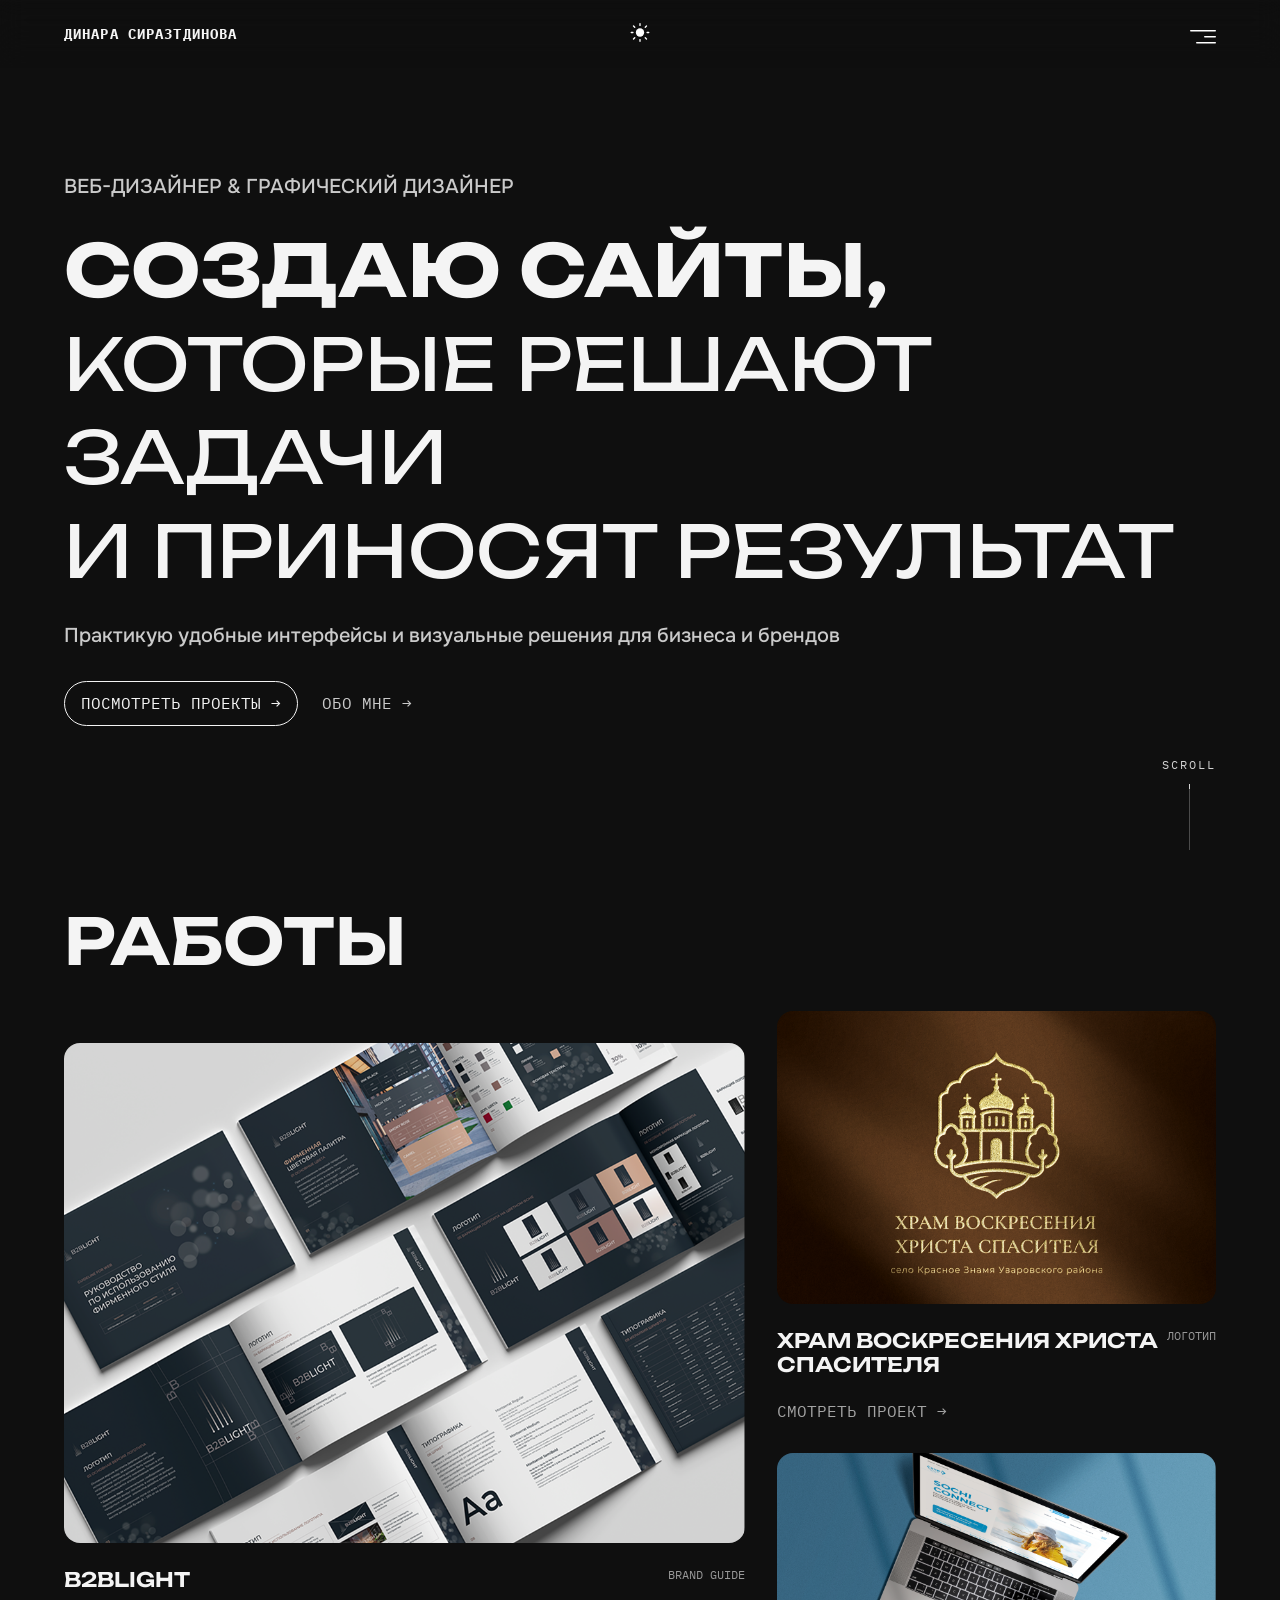
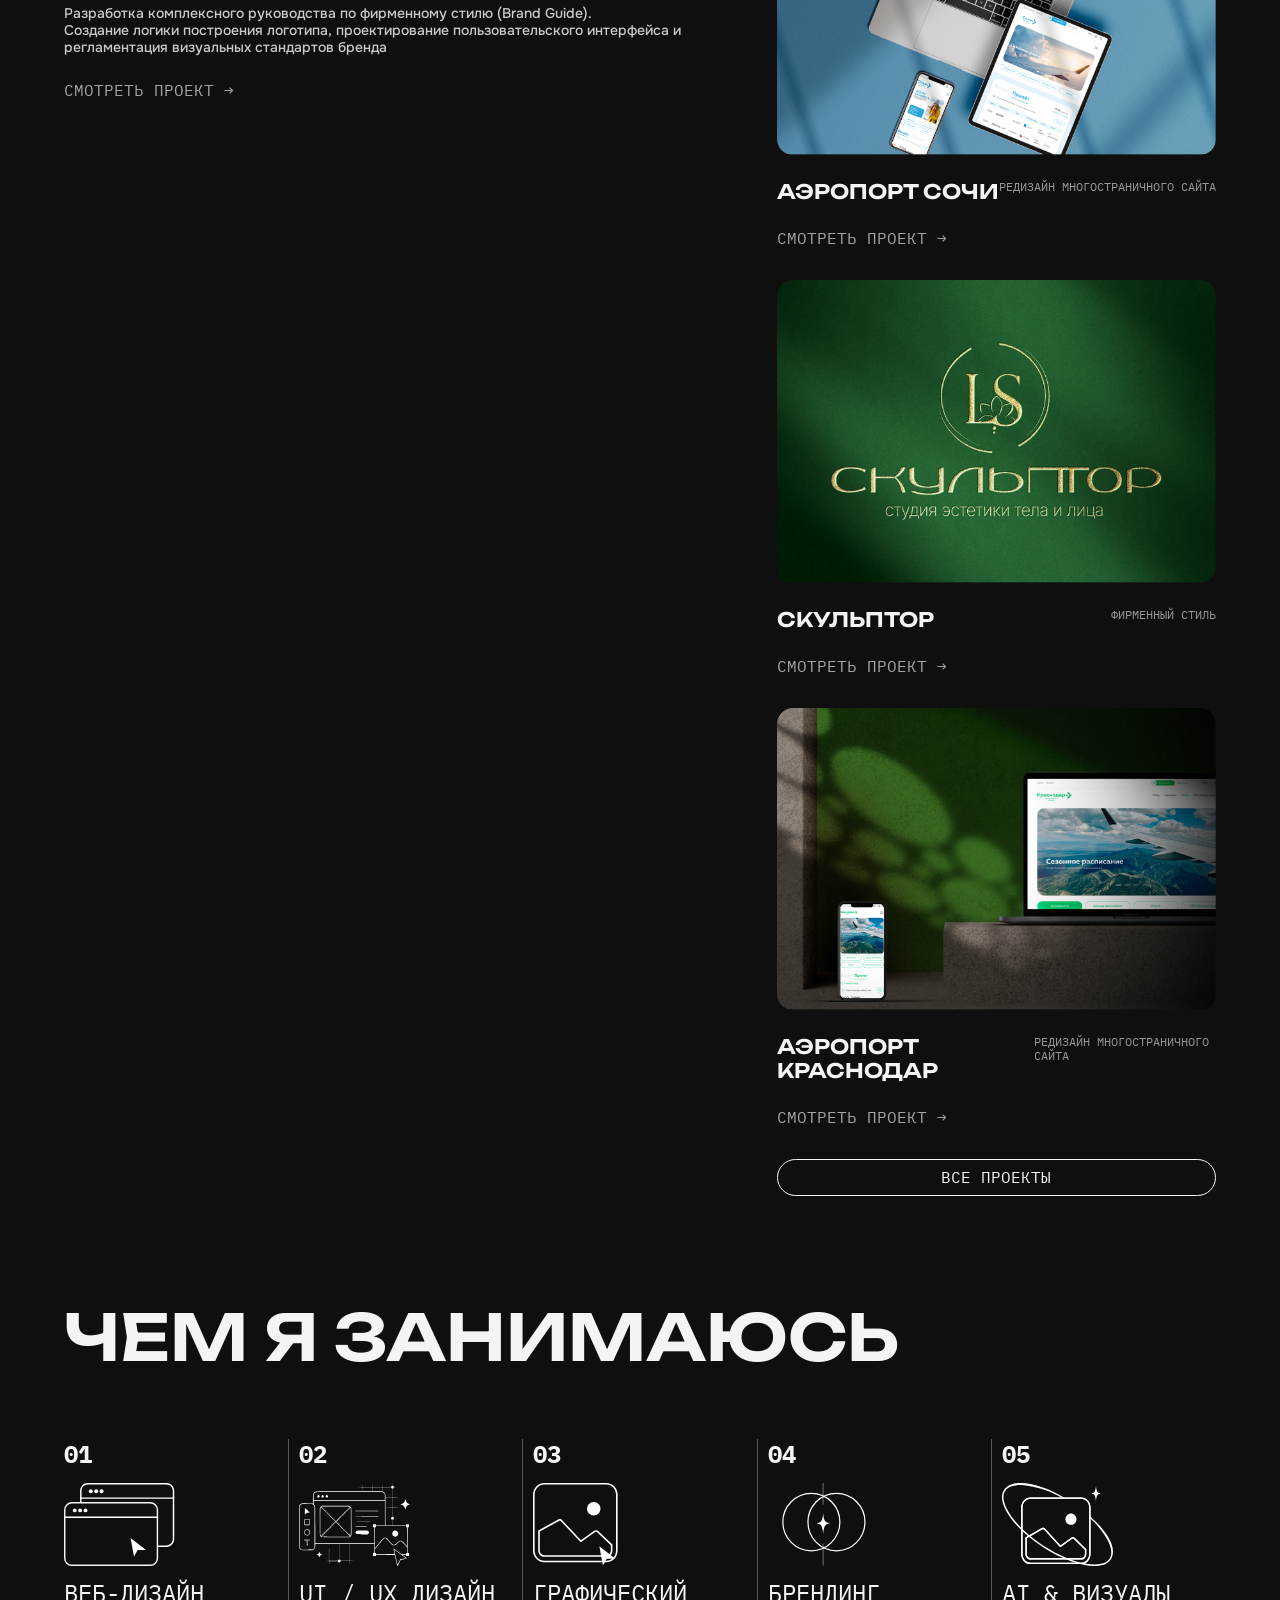
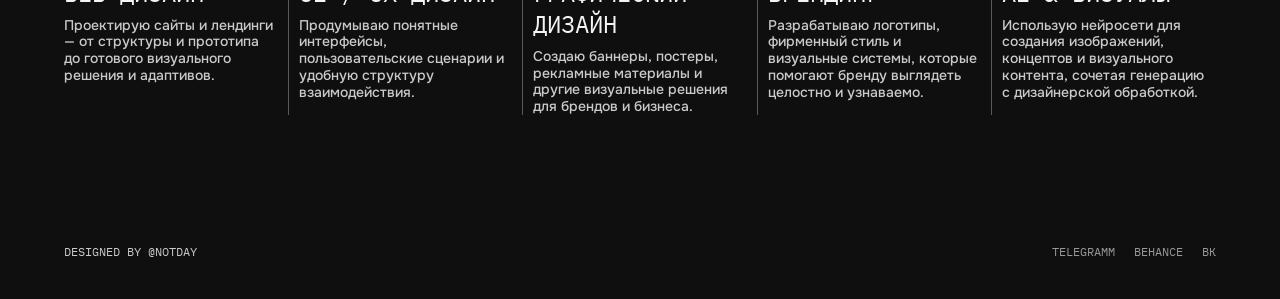
<file: index.html>
<!doctype html>
<html lang="ru">
  <head>
    <meta charset="UTF-8" />
    <meta name="viewport" content="width=device-width, initial-scale=1.0" />
    <link rel="icon" type="image/png" href="content/icons/fav_icon.png" />
    <title>Document</title>
    <link rel="stylesheet" href="style.css" />
    <script>
      if (localStorage.getItem("theme") === "light") {
        document.documentElement.classList.add("light");
      }
    </script>
  </head>
  <body>
    <header>
      <p>ДИНАРА СИРАЗТДИНОВА</p>
      <button class="theme_button" aria-label="Theme changer">
        <svg
          width="20"
          height="20"
          viewBox="0 0 20 20"
          fill="none"
          xmlns="http://www.w3.org/2000/svg"
          aria-hidden="true"
        >
          <mask
            id="moon_mask"
            maskUnits="userSpaceOnUse"
            x="0"
            y="0"
            width="20"
            height="20"
          >
            <rect width="20" height="20" fill="white" />
            <g class="mask_cut">
              <circle cx="12.2" cy="8.8" r="3.2" fill="black" />
            </g>
          </mask>
          <g class="moon_group" mask="url(#moon_mask)">
            <circle class="sun_disk" cx="10" cy="10" r="4.16675" fill="white" />
          </g>
          <path
            class="ray"
            d="M10 1.25V2.91667"
            stroke="white"
            stroke-width="1.33333"
            stroke-linecap="round"
          />
          <path
            class="ray"
            d="M10 17.0834V18.75"
            stroke="white"
            stroke-width="1.33333"
            stroke-linecap="round"
          />
          <path
            class="ray"
            d="M1.25 10H2.91667"
            stroke="white"
            stroke-width="1.33333"
            stroke-linecap="round"
          />
          <path
            class="ray"
            d="M17.0835 10H18.7502"
            stroke="white"
            stroke-width="1.33333"
            stroke-linecap="round"
          />
          <path
            class="ray"
            d="M3.5 3.5L4.75 4.75"
            stroke="white"
            stroke-width="1.33333"
            stroke-linecap="round"
          />
          <path
            class="ray"
            d="M15.25 15.25L16.5 16.5"
            stroke="white"
            stroke-width="1.33333"
            stroke-linecap="round"
          />
          <path
            class="ray"
            d="M3.5 16.5L4.75 15.25"
            stroke="white"
            stroke-width="1.33333"
            stroke-linecap="round"
          />
          <path
            class="ray"
            d="M15.25 4.75L16.5 3.5"
            stroke="white"
            stroke-width="1.33333"
            stroke-linecap="round"
          />
        </svg>
      </button>
      <button id="menu_button">
        <img src="content/icons/Button - Menu.svg" alt="" />
      </button>
    </header>
    <nav class="menu" id="menu">
      <div class="menu_top">
        <div class="menu_left">
          <a href="index.html">ГЛАВНАЯ</a>
          <a href="works.html">РАБОТЫ</a>
          <a href="about.html">ОБО МНЕ</a>
        </div>
        <div class="menu_right">
          <div class="menu_block">
            <p class="menu_label">EMAIL</p>
            <a href="mailto:dinara.sir2003@gmail.com"
              >dinara.sir2003@gmail.com</a
            >
          </div>
          <div class="menu_block">
            <p class="menu_label">ССЫЛКИ НА СОЦ.СЕТИ</p>
            <div class="menu_socials">
              <a href="https://t.me/N0Tday">Telegram</a>
              <a href="https://www.behance.net/Not_Today">Behance</a>
              <a href="https://vk.ru/dinarka3">ВК</a>
            </div>
          </div>
          <div class="menu_block">
            <p class="menu_label">МЕСТО ЖИТЕЛЬСТВА</p>
            <p>Россия, г.Казань</p>
          </div>
        </div>
      </div>
    </nav>
    <main>
      <section class="first">
        <article class="first_text">
          <p>ВЕБ-ДИЗАЙНЕР & ГРАФИЧЕСКИЙ ДИЗАЙНЕР</p>
          <h1>
            СОЗДАЮ САЙТЫ,<br /><span>КОТОРЫЕ РЕШАЮТ ЗАДАЧИ</span><br />
            <span>И ПРИНОСЯТ РЕЗУЛЬТАТ</span>
          </h1>
          <p>
            Практикую удобные интерфейсы и визуальные решения для бизнеса и
            брендов
          </p>
        </article>

        <div class="first_buttons">
          <a href="works.html" class="projects_button">ПОСМОТРЕТЬ ПРОЕКТЫ →</a>
          <a href="about.html" class="about_button">ОБО МНЕ →</a>
        </div>

        <button class="scroll_button">
          <span>SCROLL</span>
          <span></span>
        </button>
      </section>

      <section class="second">
        <div class="second_content">
          <div class="second_left">
            <div class="second_header">
              <h1>РАБОТЫ</h1>
              <a href="works.html" class="second_link">ВСЕ ПРОЕКТЫ →</a>
            </div>
            <article class="second_main">
              <div class="second_main_content">
                <a href="project.html?project=b2bright">
                  <img
                    src="content/images/b2blight/b2blight_main.png"
                    alt="B2BLIGHT"
                  />
                </a>
                <div class="second_main_text">
                  <div class="second_main_text_sides">
                    <h2>B2BLIGHT</h2>
                    <p>BRAND GUIDE</p>
                  </div>
                  <p>
                    Разработка комплексного руководства по фирменному стилю
                    (Brand Guide).<br />
                    Создание логики построения логотипа, проектирование
                    пользовательского интерфейса и регламентация визуальных
                    стандартов бренда
                  </p>
                </div>
                <a href="project.html?project=b2bright">СМОТРЕТЬ ПРОЕКТ →</a>
              </div>
            </article>
          </div>

          <div class="second_other">
            <article>
              <div class="second_main_content">
                <a href="project.html?project=hram">
                  <img
                    src="content/images/hram/hram_main.png"
                    alt="ХРАМ ВОСКРЕСЕНИЯ ХРИСТА СПАСИТЕЛЯ"
                  />
                </a>
                <div class="second_main_text">
                  <div class="second_main_text_sides">
                    <h2>ХРАМ ВОСКРЕСЕНИЯ ХРИСТА СПАСИТЕЛЯ</h2>
                    <p>ЛОГОТИП</p>
                  </div>
                </div>
                <a href="project.html?project=hram">СМОТРЕТЬ ПРОЕКТ →</a>
              </div>
            </article>

            <article>
              <div class="second_main_content">
                <a href="project.html?project=airport-sochi">
                  <img
                    src="content/images/airport_sochi/airport_sochi_main.png"
                    alt="АЭРОПОРТ СОЧИ"
                  />
                </a>
                <div class="second_main_text">
                  <div class="second_main_text_sides">
                    <h2>АЭРОПОРТ СОЧИ</h2>
                    <p>РЕДИЗАЙН МНОГОСТРАНИЧНОГО САЙТА</p>
                  </div>
                </div>
                <a href="project.html?project=airport-sochi"
                  >СМОТРЕТЬ ПРОЕКТ →</a
                >
              </div>
            </article>

            <article>
              <div class="second_main_content">
                <a href="project.html?project=skulptor">
                  <img
                    src="content/images/skulptor/skulptor_main.png"
                    alt="СКУЛЬПТОР"
                  />
                </a>
                <div class="second_main_text">
                  <div class="second_main_text_sides">
                    <h2>СКУЛЬПТОР</h2>
                    <p>ФИРМЕННЫЙ СТИЛЬ</p>
                  </div>
                </div>
                <a href="project.html?project=skulptor">СМОТРЕТЬ ПРОЕКТ →</a>
              </div>
            </article>

            <article>
              <div class="second_main_content">
                <a href="project.html?project=airport-krasnodar">
                  <img
                    src="content/images/airport_krasnodar/airport_krasnodar_main.png"
                    alt="АЭРОПОРТ КРАСНОДАР"
                  />
                </a>
                <div class="second_main_text">
                  <div class="second_main_text_sides">
                    <h2>АЭРОПОРТ КРАСНОДАР</h2>
                    <p>РЕДИЗАЙН МНОГОСТРАНИЧНОГО САЙТА</p>
                  </div>
                </div>
                <a href="project.html?project=airport-krasnodar"
                  >СМОТРЕТЬ ПРОЕКТ →</a
                >
              </div>
            </article>

            <a href="works.html" class="projects_button projects_button_all">ВСЕ ПРОЕКТЫ</a>
          </div>
        </div>
      </section>

      <section class="third">
        <h1>ЧЕМ Я ЗАНИМАЮСЬ</h1>
        <article class="third_content">
          <div class="third_card">
            <p>01</p>
            <img src="content/icons/third_1.svg" alt="" />
            <div class="third_card_text">
              <h2>ВЕБ-ДИЗАЙН</h2>
              <p>
                Проектирую сайты и лендинги — от структуры и прототипа до
                готового визуального решения и адаптивов.
              </p>
            </div>
          </div>

          <div class="third_line"></div>

          <div class="third_card">
            <p>02</p>
            <img src="content/icons/third_2.svg" alt="" />
            <div class="third_card_text">
              <h2>UI / UX ДИЗАЙН</h2>
              <p>
                Продумываю понятные интерфейсы, пользовательские сценарии и
                удобную структуру взаимодействия.
              </p>
            </div>
          </div>

          <div class="third_line"></div>

          <div class="third_card">
            <p>03</p>
            <img src="content/icons/third_3.svg" alt="" />
            <div class="third_card_text">
              <h2>ГРАФИЧЕСКИЙ ДИЗАЙН</h2>
              <p>
                Создаю баннеры, постеры, рекламные материалы и другие визуальные
                решения для брендов и бизнеса.
              </p>
            </div>
          </div>

          <div class="third_line"></div>

          <div class="third_card">
            <p>04</p>
            <img src="content/icons/third_4.svg" alt="" />
            <div class="third_card_text">
              <h2>БРЕНДИНГ</h2>
              <p>
                Разрабатываю логотипы, фирменный стиль и визуальные системы,
                которые помогают бренду выглядеть целостно и узнаваемо.
              </p>
            </div>
          </div>

          <div class="third_line"></div>

          <div class="third_card">
            <p>05</p>
            <img src="content/icons/third_5.svg" alt="" />
            <div class="third_card_text">
              <h2>AI & ВИЗУАЛЫ</h2>
              <p>
                Использую нейросети для создания изображений, концептов и
                визуального контента, сочетая генерацию с дизайнерской
                обработкой.
              </p>
            </div>
          </div>
        </article>
      </section>
    </main>
    <footer>
      <p>DESIGNED BY @NOTDAY</p>
      <div>
        <a href="https://t.me/N0Tday">TELEGRAMM</a>
        <a href="https://www.behance.net/Not_Today">BEHANCE</a>
        <a href="https://vk.ru/dinarka3">ВК</a>
      </div>
    </footer>
    <script src="script.js"></script>
  </body>
</html>
</file>
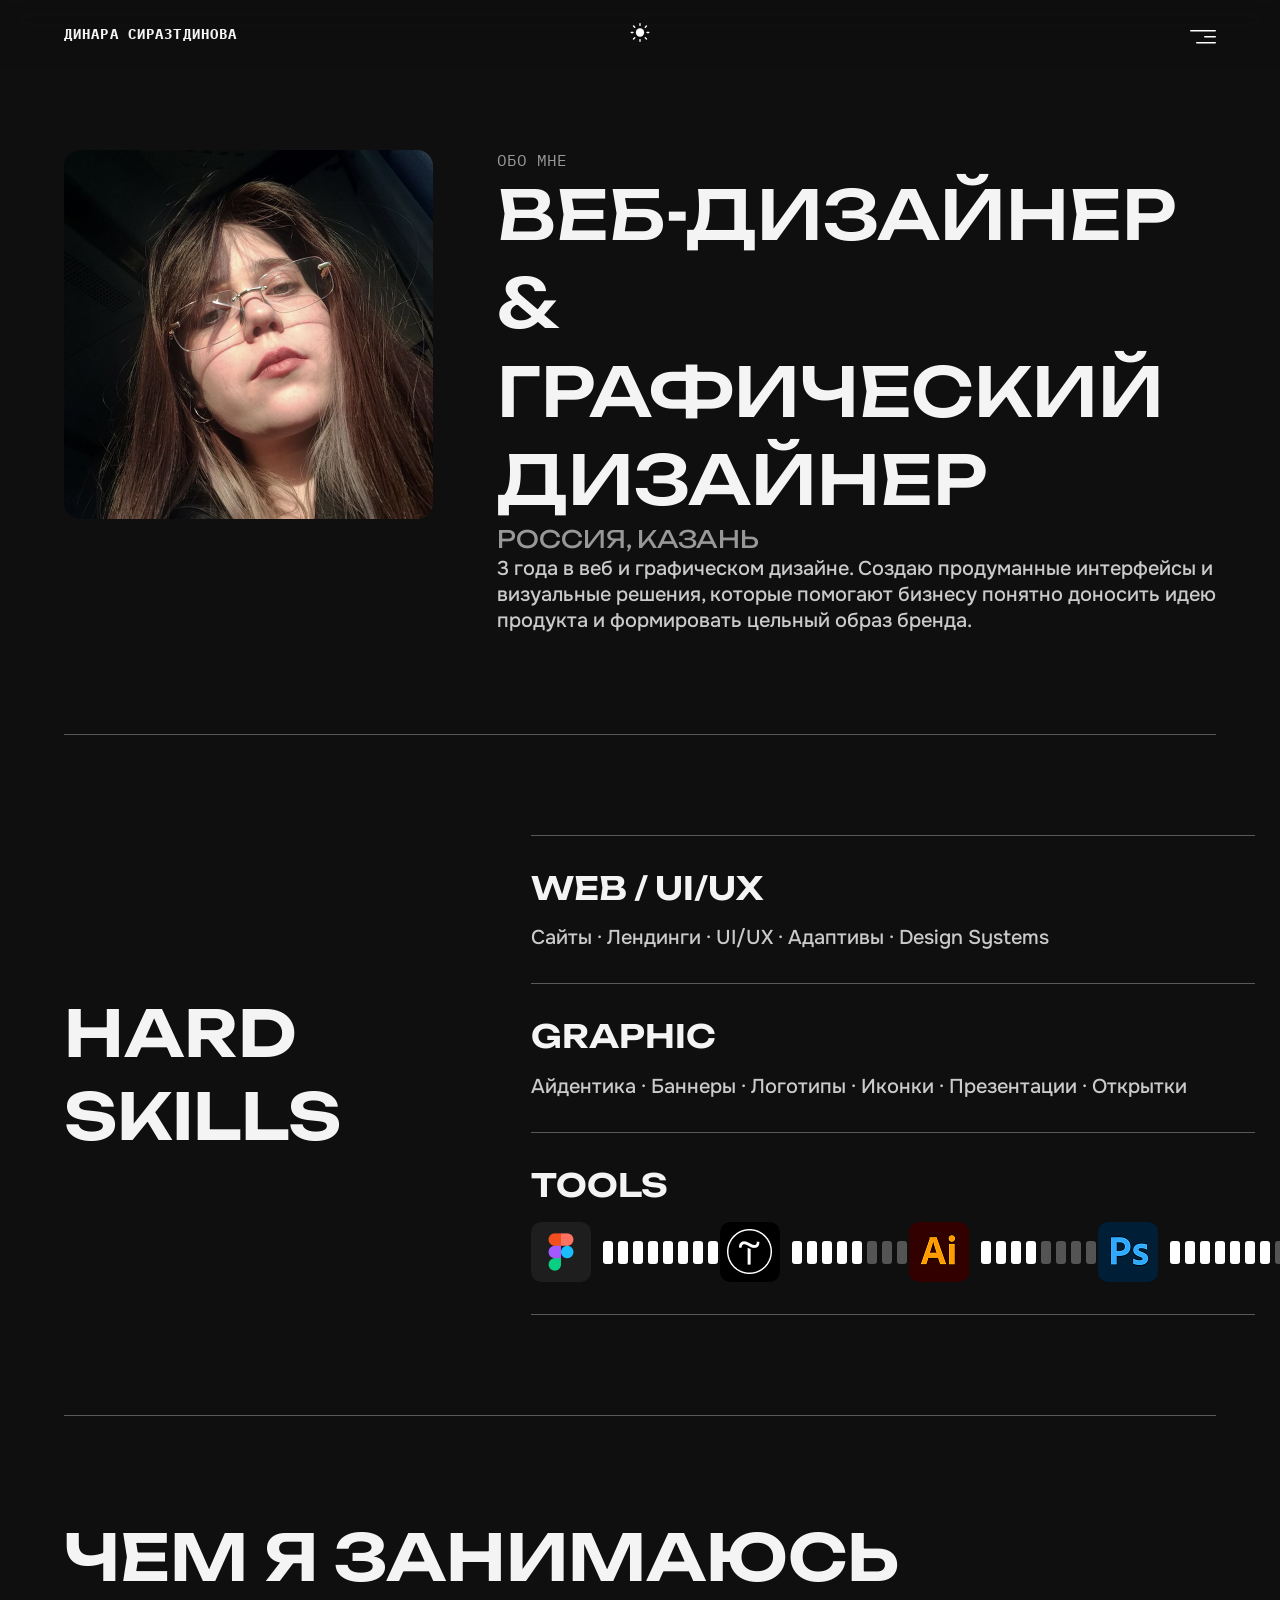
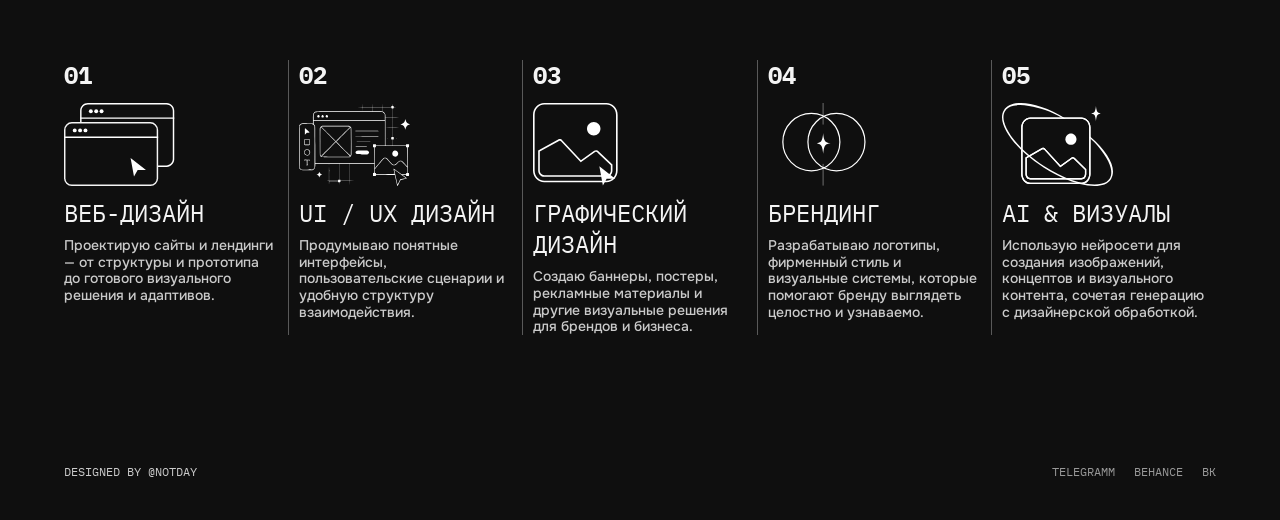
<file: about.html>
<!doctype html>
<html lang="ru">
  <head>
    <meta charset="UTF-8" />
    <meta name="viewport" content="width=device-width, initial-scale=1.0" />
    <link rel="icon" type="image/png" href="content/icons/fav_icon.png" />
    <title>ОБО МНЕ</title>
    <link rel="stylesheet" href="style.css" />
    <link rel="stylesheet" href="about.css" />
    <script>
      if (localStorage.getItem("theme") === "light") {
        document.documentElement.classList.add("light");
      }
    </script>
  </head>
  <body>
    <header>
      <p>ДИНАРА СИРАЗТДИНОВА</p>
      <button class="theme_button" aria-label="Theme changer">
        <svg
          width="20"
          height="20"
          viewBox="0 0 20 20"
          fill="none"
          xmlns="http://www.w3.org/2000/svg"
          aria-hidden="true"
        >
          <mask
            id="moon_mask"
            maskUnits="userSpaceOnUse"
            x="0"
            y="0"
            width="20"
            height="20"
          >
            <rect width="20" height="20" fill="white" />
            <g class="mask_cut">
              <circle cx="12.2" cy="8.8" r="3.2" fill="black" />
            </g>
          </mask>
          <g class="moon_group" mask="url(#moon_mask)">
            <circle class="sun_disk" cx="10" cy="10" r="4.16675" fill="white" />
          </g>
          <path
            class="ray"
            d="M10 1.25V2.91667"
            stroke="white"
            stroke-width="1.33333"
            stroke-linecap="round"
          />
          <path
            class="ray"
            d="M10 17.0834V18.75"
            stroke="white"
            stroke-width="1.33333"
            stroke-linecap="round"
          />
          <path
            class="ray"
            d="M1.25 10H2.91667"
            stroke="white"
            stroke-width="1.33333"
            stroke-linecap="round"
          />
          <path
            class="ray"
            d="M17.0835 10H18.7502"
            stroke="white"
            stroke-width="1.33333"
            stroke-linecap="round"
          />
          <path
            class="ray"
            d="M3.5 3.5L4.75 4.75"
            stroke="white"
            stroke-width="1.33333"
            stroke-linecap="round"
          />
          <path
            class="ray"
            d="M15.25 15.25L16.5 16.5"
            stroke="white"
            stroke-width="1.33333"
            stroke-linecap="round"
          />
          <path
            class="ray"
            d="M3.5 16.5L4.75 15.25"
            stroke="white"
            stroke-width="1.33333"
            stroke-linecap="round"
          />
          <path
            class="ray"
            d="M15.25 4.75L16.5 3.5"
            stroke="white"
            stroke-width="1.33333"
            stroke-linecap="round"
          />
        </svg>
      </button>
      <button id="menu_button">
        <img src="content/icons/Button - Menu.svg" alt="" />
      </button>
    </header>
    <nav class="menu" id="menu">
      <div class="menu_top">
        <div class="menu_left">
          <a href="index.html">ГЛАВНАЯ</a>
          <a href="works.html">РАБОТЫ</a>
          <a href="about.html">ОБО МНЕ</a>
        </div>
        <div class="menu_right">
          <div class="menu_block">
            <p class="menu_label">EMAIL</p>
            <a href="mailto:dinara.sir2003@gmail.com"
              >dinara.sir2003@gmail.com</a
            >
          </div>
          <div class="menu_block">
            <p class="menu_label">ССЫЛКИ НА СОЦ.СЕТИ</p>
            <div class="menu_socials">
              <a href="https://t.me/N0Tday">Telegram</a>
              <a href="https://www.behance.net/Not_Today">Behance</a>
              <a href="https://vk.ru/dinarka3">ВК</a>
            </div>
          </div>
          <div class="menu_block">
            <p class="menu_label">МЕСТО ЖИТЕЛЬСТВА</p>
            <p>Россия, г.Казань</p>
          </div>
        </div>
      </div>
    </nav>
    <main>
      <section class="about_first">
        <img
          src="content/images/profile.png"
          alt="profile picture"
          class="about_photo"
        />
        <article class="about_text">
          <p class="about_label">ОБО МНЕ</p>
          <h1>ВЕБ-ДИЗАЙНЕР &amp; ГРАФИЧЕСКИЙ ДИЗАЙНЕР</h1>
          <p class="about_city">РОССИЯ, КАЗАНЬ</p>
          <p>
            3 года в веб и графическом дизайне. Создаю продуманные интерфейсы и
            визуальные решения, которые помогают бизнесу понятно доносить идею
            продукта и формировать цельный образ бренда.
          </p>
        </article>
      </section>

      <section class="second_skills">
        <div class="skills">
          <h1>HARD SKILLS</h1>
          <div class="skills_list">
            <div class="skills_line"></div>
            <article class="skill_block">
              <h2>WEB / UI/UX</h2>
              <p>Сайты · Лендинги · UI/UX · Адаптивы · Design Systems</p>
            </article>
            <div class="skills_line"></div>
            <article class="skill_block">
              <h2>GRAPHIC</h2>
              <p>
                Айдентика · Баннеры · Логотипы · Иконки · Презентации · Открытки
              </p>
            </article>
            <div class="skills_line"></div>
            <article class="skill_block">
              <h2>TOOLS</h2>
              <div class="tools_row">
                <div class="tool">
                  <img
                    src="content/images/figma_icon.png"
                    class="tool_icon"
                    alt=""
                  />
                  <span class="tool_progress">
                    <span class="active"></span>
                    <span class="active"></span>
                    <span class="active"></span>
                    <span class="active"></span>
                    <span class="active"></span>
                    <span class="active"></span>
                    <span class="active"></span>
                    <span class="active"></span>
                    <span></span>
                    <span></span>
                  </span>
                </div>
                <div class="tool">
                  <img
                    src="content/images/Tilda_icon.png"
                    class="tool_icon"
                    alt=""
                  />
                  <span class="tool_progress">
                    <span class="active"></span>
                    <span class="active"></span>
                    <span class="active"></span>
                    <span class="active"></span>
                    <span class="active"></span>
                    <span></span>
                    <span></span>
                    <span></span>
                    <span></span>
                    <span></span>
                  </span>
                </div>
                <div class="tool">
                  <img
                    src="content/images/Ilustrator_icon.png"
                    class="tool_icon"
                    alt=""
                  />
                  <span class="tool_progress">
                    <span class="active"></span>
                    <span class="active"></span>
                    <span class="active"></span>
                    <span class="active"></span>
                    <span></span>
                    <span></span>
                    <span></span>
                    <span></span>
                    <span></span>
                    <span></span>
                  </span>
                </div>
                <div class="tool">
                  <img
                    src="content/images/Photoshop_icon.png"
                    alt=""
                    class="tool_icon"
                  />
                  <span class="tool_progress">
                    <span class="active"></span>
                    <span class="active"></span>
                    <span class="active"></span>
                    <span class="active"></span>
                    <span class="active"></span>
                    <span class="active"></span>
                    <span class="active"></span>
                    <span></span>
                    <span></span>
                    <span></span>
                  </span>
                </div>
              </div>
            </article>
            <div class="skills_line"></div>
          </div>
        </div>
      </section>

      <section class="third">
        <h1>ЧЕМ Я ЗАНИМАЮСЬ</h1>
        <article class="third_content">
          <div class="third_card">
            <p>01</p>
            <img src="content/icons/third_1.svg" alt="" />
            <div class="third_card_text">
              <h2>ВЕБ-ДИЗАЙН</h2>
              <p>
                Проектирую сайты и лендинги — от структуры и прототипа до
                готового визуального решения и адаптивов.
              </p>
            </div>
          </div>

          <div class="third_line"></div>

          <div class="third_card">
            <p>02</p>
            <img src="content/icons/third_2.svg" alt="" />
            <div class="third_card_text">
              <h2>UI / UX ДИЗАЙН</h2>
              <p>
                Продумываю понятные интерфейсы, пользовательские сценарии и
                удобную структуру взаимодействия.
              </p>
            </div>
          </div>

          <div class="third_line"></div>

          <div class="third_card">
            <p>03</p>
            <img src="content/icons/third_3.svg" alt="" />
            <div class="third_card_text">
              <h2>ГРАФИЧЕСКИЙ ДИЗАЙН</h2>
              <p>
                Создаю баннеры, постеры, рекламные материалы и другие визуальные
                решения для брендов и бизнеса.
              </p>
            </div>
          </div>

          <div class="third_line"></div>

          <div class="third_card">
            <p>04</p>
            <img src="content/icons/third_4.svg" alt="" />
            <div class="third_card_text">
              <h2>БРЕНДИНГ</h2>
              <p>
                Разрабатываю логотипы, фирменный стиль и визуальные системы,
                которые помогают бренду выглядеть целостно и узнаваемо.
              </p>
            </div>
          </div>

          <div class="third_line"></div>

          <div class="third_card">
            <p>05</p>
            <img src="content/icons/third_5.svg" alt="" />
            <div class="third_card_text">
              <h2>AI & ВИЗУАЛЫ</h2>
              <p>
                Использую нейросети для создания изображений, концептов и
                визуального контента, сочетая генерацию с дизайнерской
                обработкой.
              </p>
            </div>
          </div>
        </article>
      </section>
    </main>
    <footer>
      <p>DESIGNED BY @NOTDAY</p>
      <div>
        <a href="https://t.me/N0Tday">TELEGRAMM</a>
        <a href="https://www.behance.net/Not_Today">BEHANCE</a>
        <a href="https://vk.ru/dinarka3">ВК</a>
      </div>
    </footer>
    <script src="script.js"></script>
  </body>
</html>
</file>
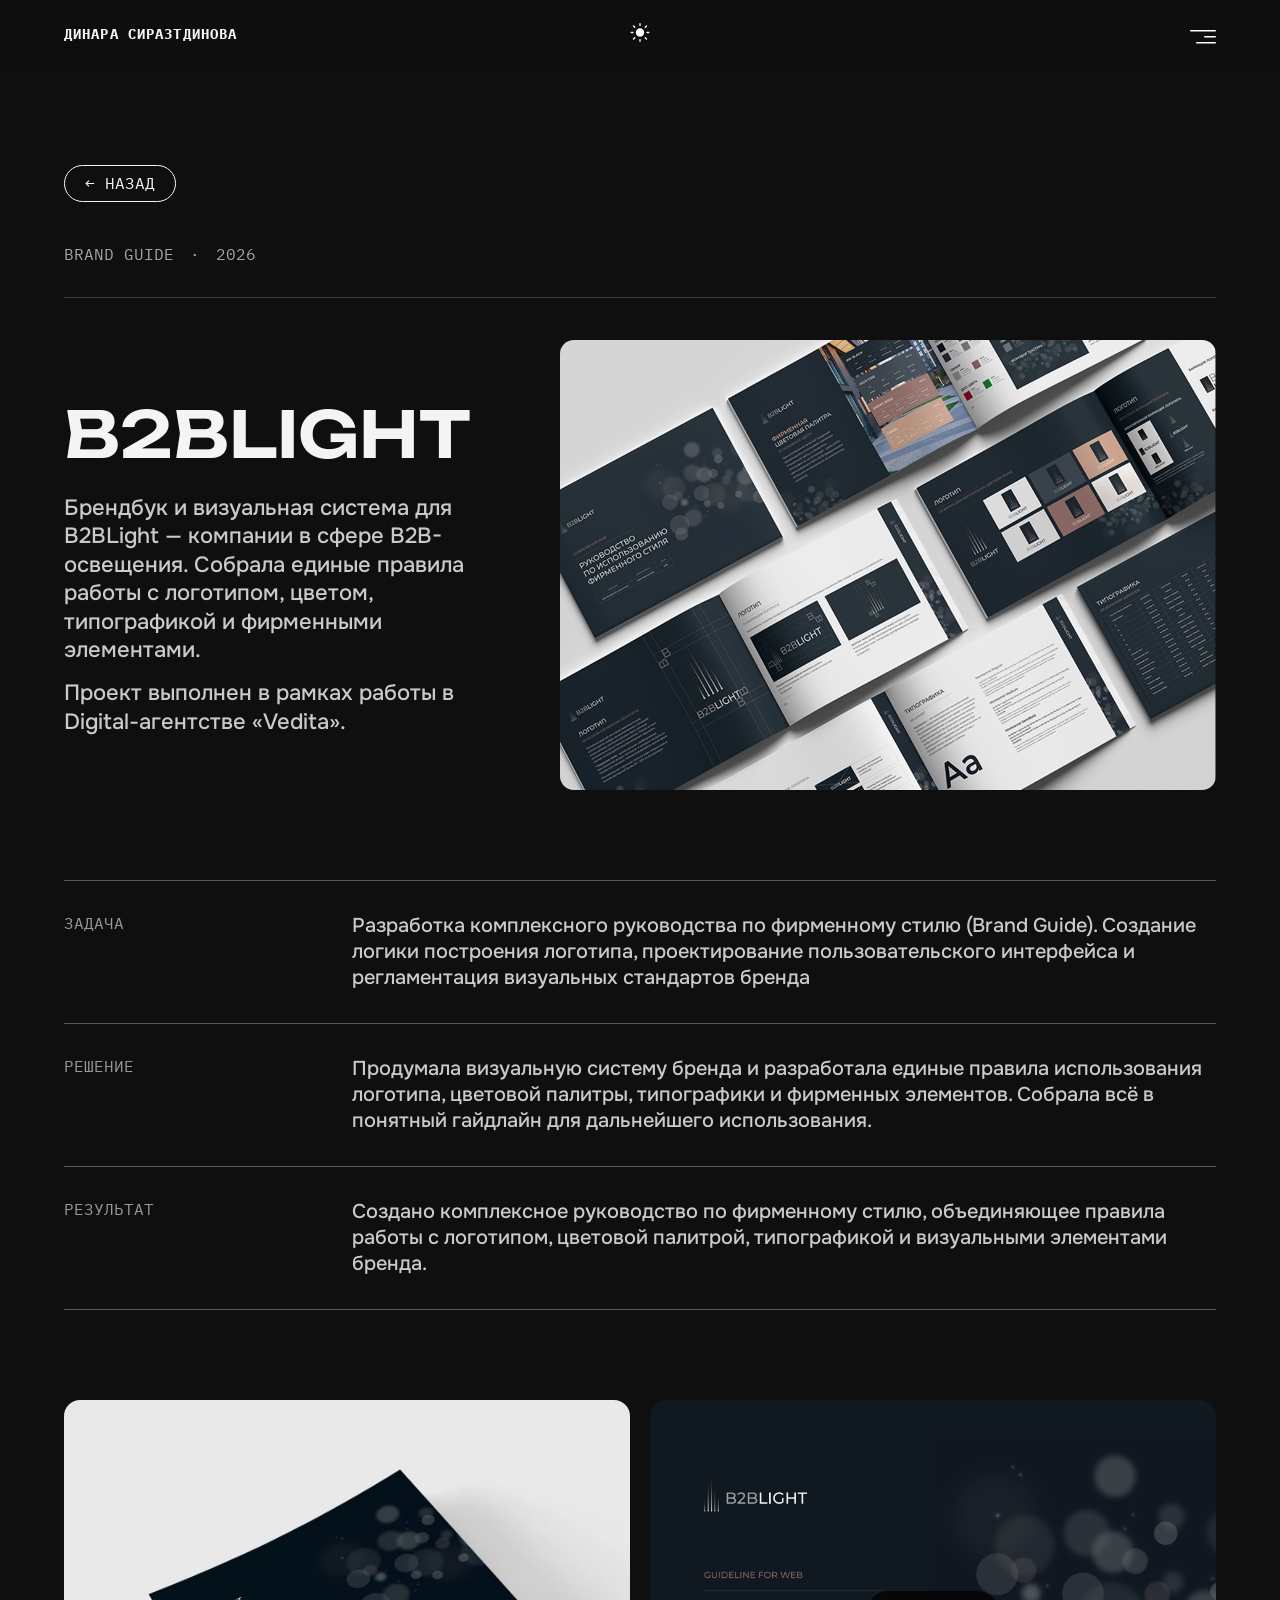
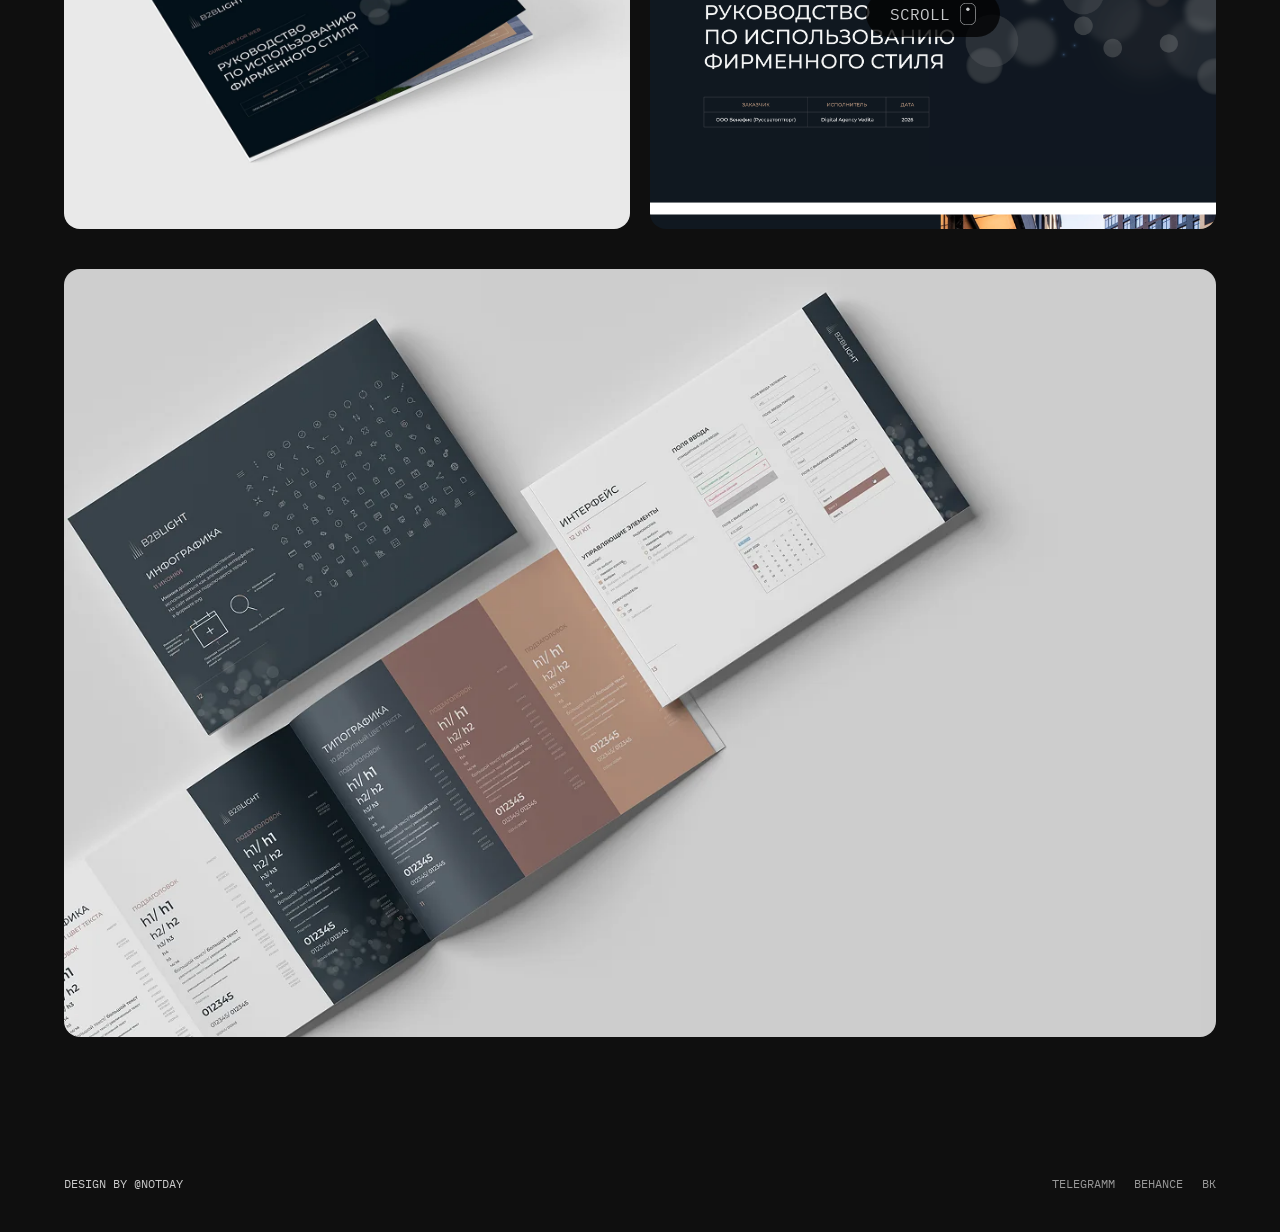
<file: project.html>
<!doctype html>
<html lang="ru">
  <head>
    <meta charset="UTF-8" />
    <meta name="viewport" content="width=device-width, initial-scale=1.0" />
    <link rel="icon" type="image/png" href="content/icons/fav_icon.png" />
    <title>ПРОЕКТ</title>
    <link rel="stylesheet" href="style.css" />
    <link rel="stylesheet" href="project.css" />
    <script>
      if (localStorage.getItem("theme") === "light") {
        document.documentElement.classList.add("light");
      }
    </script>
  </head>
  <body>
    <header>
      <p>ДИНАРА СИРАЗТДИНОВА</p>
      <button class="theme_button" aria-label="Theme changer">
        <svg
          width="20"
          height="20"
          viewBox="0 0 20 20"
          fill="none"
          xmlns="http://www.w3.org/2000/svg"
          aria-hidden="true"
        >
          <mask
            id="moon_mask"
            maskUnits="userSpaceOnUse"
            x="0"
            y="0"
            width="20"
            height="20"
          >
            <rect width="20" height="20" fill="white" />
            <g class="mask_cut">
              <circle cx="12.2" cy="8.8" r="3.2" fill="black" />
            </g>
          </mask>
          <g class="moon_group" mask="url(#moon_mask)">
            <circle class="sun_disk" cx="10" cy="10" r="4.16675" fill="white" />
          </g>
          <path
            class="ray"
            d="M10 1.25V2.91667"
            stroke="white"
            stroke-width="1.33333"
            stroke-linecap="round"
          />
          <path
            class="ray"
            d="M10 17.0834V18.75"
            stroke="white"
            stroke-width="1.33333"
            stroke-linecap="round"
          />
          <path
            class="ray"
            d="M1.25 10H2.91667"
            stroke="white"
            stroke-width="1.33333"
            stroke-linecap="round"
          />
          <path
            class="ray"
            d="M17.0835 10H18.7502"
            stroke="white"
            stroke-width="1.33333"
            stroke-linecap="round"
          />
          <path
            class="ray"
            d="M3.5 3.5L4.75 4.75"
            stroke="white"
            stroke-width="1.33333"
            stroke-linecap="round"
          />
          <path
            class="ray"
            d="M15.25 15.25L16.5 16.5"
            stroke="white"
            stroke-width="1.33333"
            stroke-linecap="round"
          />
          <path
            class="ray"
            d="M3.5 16.5L4.75 15.25"
            stroke="white"
            stroke-width="1.33333"
            stroke-linecap="round"
          />
          <path
            class="ray"
            d="M15.25 4.75L16.5 3.5"
            stroke="white"
            stroke-width="1.33333"
            stroke-linecap="round"
          />
        </svg>
      </button>
      <button id="menu_button">
        <img src="content/icons/Button - Menu.svg" alt="" />
      </button>
    </header>
    <nav class="menu" id="menu">
      <div class="menu_top">
        <div class="menu_left">
          <a href="index.html">ГЛАВНАЯ</a>
          <a href="works.html">РАБОТЫ</a>
          <a href="about.html">ОБО МНЕ</a>
        </div>
        <div class="menu_right">
          <div class="menu_block">
            <p class="menu_label">EMAIL</p>
            <a href="mailto:dinara.sir2003@gmail.com"
              >dinara.sir2003@gmail.com</a
            >
          </div>
          <div class="menu_block">
            <p class="menu_label">ССЫЛКИ НА СОЦ.СЕТИ</p>
            <div class="menu_socials">
              <a href="https://t.me/N0Tday">Telegram</a>
              <a href="https://www.behance.net/Not_Today">Behance</a>
              <a href="https://vk.ru/dinarka3">ВК</a>
            </div>
          </div>
          <div class="menu_block">
            <p class="menu_label">МЕСТО ЖИТЕЛЬСТВА</p>
            <p>Россия, г.Казань</p>
          </div>
        </div>
      </div>
    </nav>
    <main>
      <section class="project_page">
        <a href="works.html" class="projects_button project_back" id="project_back"
          >← НАЗАД</a
        >
        <p class="project_breadcrumb">
          <span id="bc_category"></span>
          <span id="bc_separator">·</span>
          <span id="bc_year"></span>
        </p>

        <div class="project_hero">
          <div class="project_hero_text">
            <h1 class="project_title" id="project_title"></h1>
            <div class="project_desc" id="project_desc"></div>
          </div>
          <div class="project_hero_image" id="project_hero_image"></div>
        </div>

        <div class="project_info" id="project_info">
          <div class="project_info_rows" id="project_info_rows">
            <div class="project_info_row" id="info_task">
              <h3>ЗАДАЧА</h3>
              <p></p>
            </div>
            <div class="project_info_row" id="info_solution">
              <h3>РЕШЕНИЕ</h3>
              <p></p>
            </div>
            <div class="project_info_row" id="info_result">
              <h3>РЕЗУЛЬТАТ</h3>
              <p></p>
            </div>
          </div>
        </div>

        <div class="project_gallery" id="project_gallery"></div>
      </section>
    </main>
    <footer>
      <p>DESIGN BY @NOTDAY</p>
      <div>
        <a href="https://t.me/N0Tday">TELEGRAMM</a>
        <a href="https://www.behance.net/Not_Today">BEHANCE</a>
        <a href="https://vk.ru/dinarka3">ВК</a>
      </div>
    </footer>
    <script src="script.js"></script>
    <script src="projects.js"></script>
    <script src="project.js"></script>
  </body>
</html>
</file>
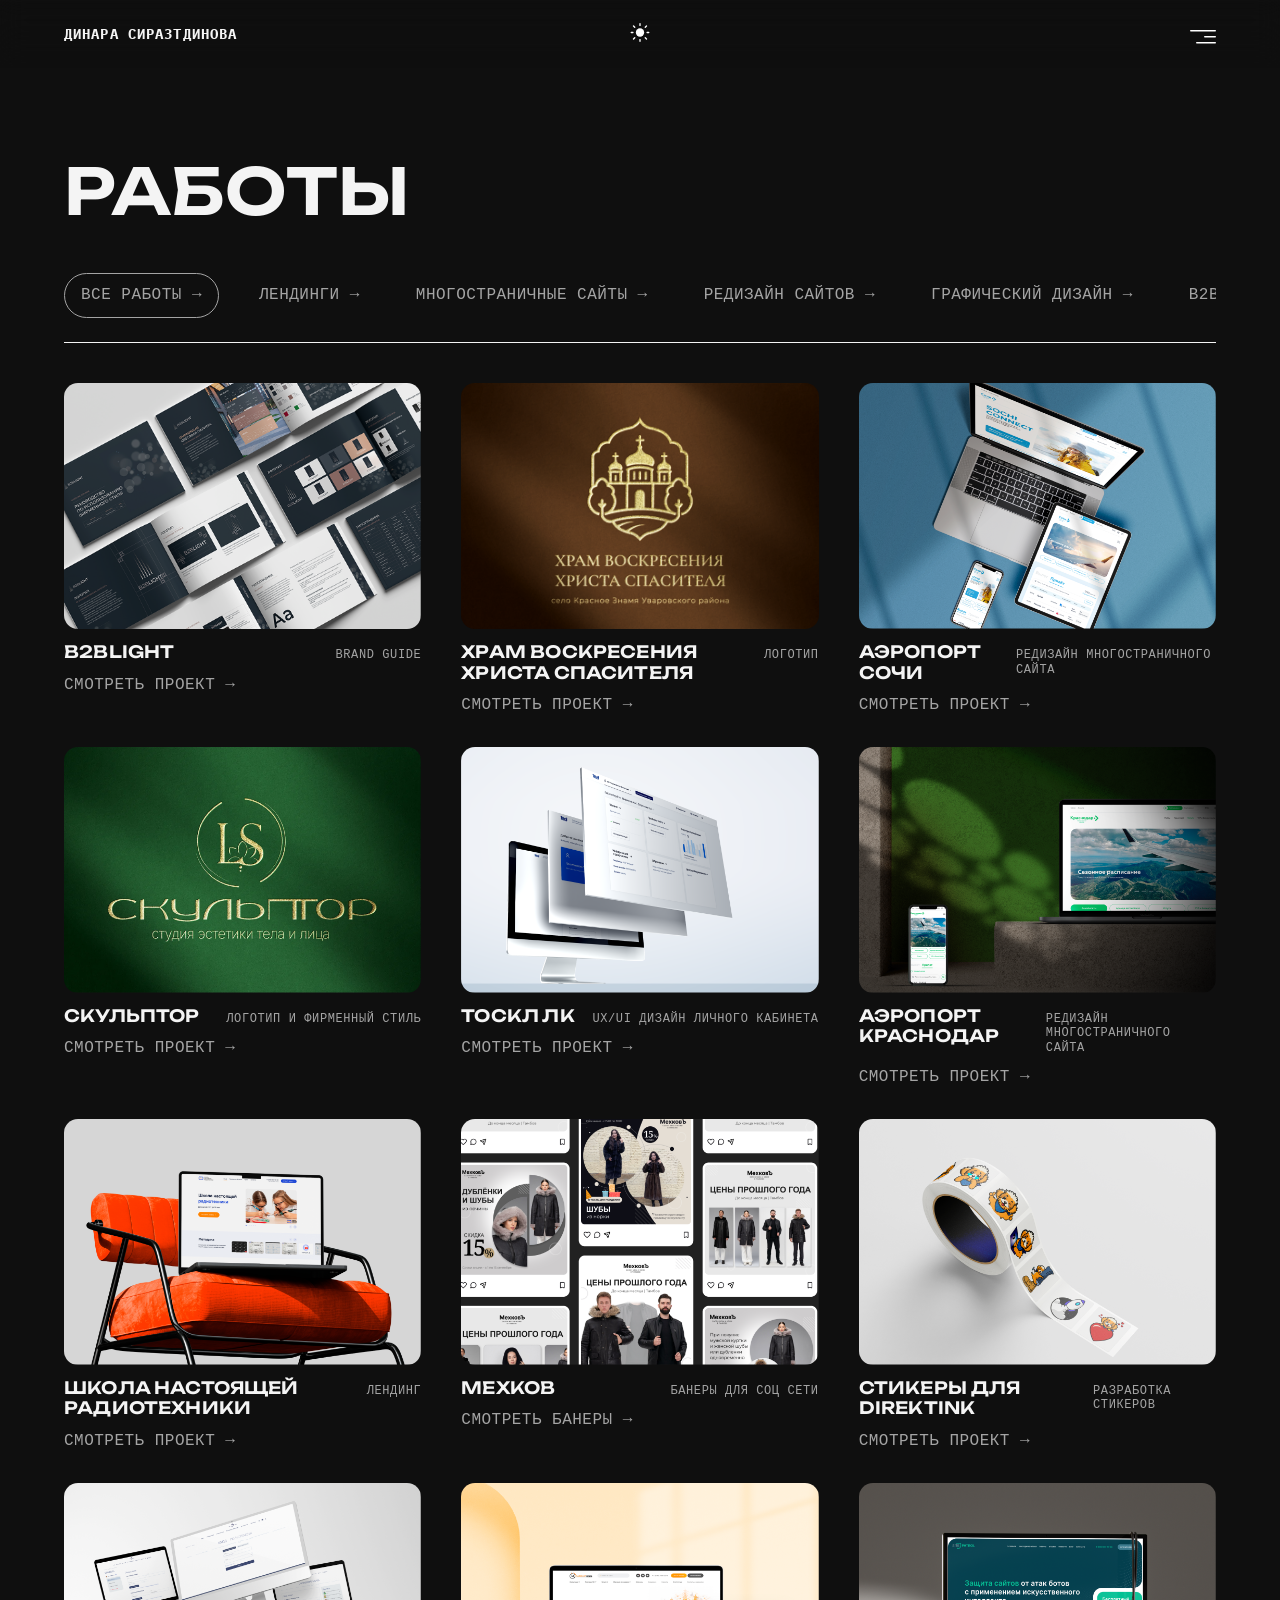
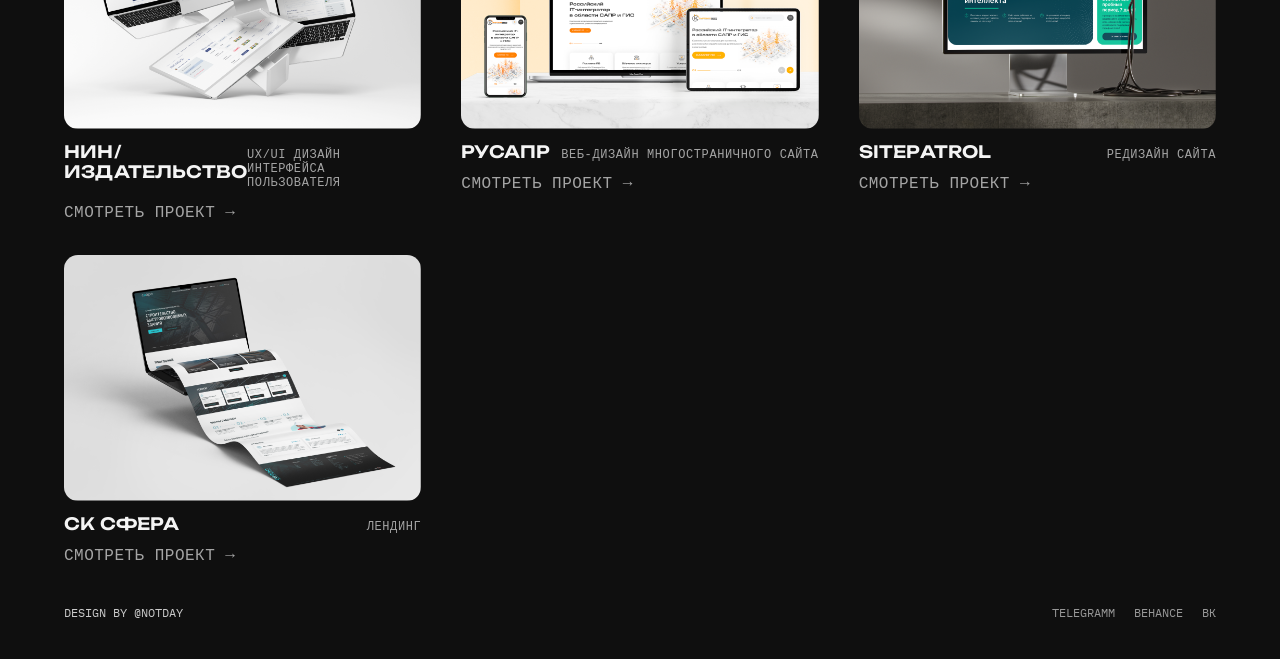
<file: works.html>
<!doctype html>
<html lang="ru">
  <head>
    <meta charset="UTF-8" />
    <meta name="viewport" content="width=device-width, initial-scale=1.0" />
    <link rel="icon" type="image/png" href="content/icons/fav_icon.png" />
    <title>РАБОТЫ</title>
    <link rel="stylesheet" href="style.css" />
    <link rel="stylesheet" href="works.css" />
    <script>
      if (localStorage.getItem("theme") === "light") {
        document.documentElement.classList.add("light");
      }
    </script>
  </head>
  <body>
    <header>
      <p>ДИНАРА СИРАЗТДИНОВА</p>
      <button class="theme_button" aria-label="Theme changer">
        <svg
          width="20"
          height="20"
          viewBox="0 0 20 20"
          fill="none"
          xmlns="http://www.w3.org/2000/svg"
          aria-hidden="true"
        >
          <mask
            id="moon_mask"
            maskUnits="userSpaceOnUse"
            x="0"
            y="0"
            width="20"
            height="20"
          >
            <rect width="20" height="20" fill="white" />
            <g class="mask_cut">
              <circle cx="12.2" cy="8.8" r="3.2" fill="black" />
            </g>
          </mask>
          <g class="moon_group" mask="url(#moon_mask)">
            <circle class="sun_disk" cx="10" cy="10" r="4.16675" fill="white" />
          </g>
          <path
            class="ray"
            d="M10 1.25V2.91667"
            stroke="white"
            stroke-width="1.33333"
            stroke-linecap="round"
          />
          <path
            class="ray"
            d="M10 17.0834V18.75"
            stroke="white"
            stroke-width="1.33333"
            stroke-linecap="round"
          />
          <path
            class="ray"
            d="M1.25 10H2.91667"
            stroke="white"
            stroke-width="1.33333"
            stroke-linecap="round"
          />
          <path
            class="ray"
            d="M17.0835 10H18.7502"
            stroke="white"
            stroke-width="1.33333"
            stroke-linecap="round"
          />
          <path
            class="ray"
            d="M3.5 3.5L4.75 4.75"
            stroke="white"
            stroke-width="1.33333"
            stroke-linecap="round"
          />
          <path
            class="ray"
            d="M15.25 15.25L16.5 16.5"
            stroke="white"
            stroke-width="1.33333"
            stroke-linecap="round"
          />
          <path
            class="ray"
            d="M3.5 16.5L4.75 15.25"
            stroke="white"
            stroke-width="1.33333"
            stroke-linecap="round"
          />
          <path
            class="ray"
            d="M15.25 4.75L16.5 3.5"
            stroke="white"
            stroke-width="1.33333"
            stroke-linecap="round"
          />
        </svg>
      </button>
      <button id="menu_button">
        <img src="content/icons/Button - Menu.svg" alt="" />
      </button>
    </header>
    <nav class="menu" id="menu">
      <div class="menu_top">
        <div class="menu_left">
          <a href="index.html">ГЛАВНАЯ</a>
          <a href="works.html">РАБОТЫ</a>
          <a href="about.html">ОБО МНЕ</a>
        </div>
        <div class="menu_right">
          <div class="menu_block">
            <p class="menu_label">EMAIL</p>
            <a href="mailto:dinara.sir2003@gmail.com"
              >dinara.sir2003@gmail.com</a
            >
          </div>
          <div class="menu_block">
            <p class="menu_label">ССЫЛКИ НА СОЦ.СЕТИ</p>
            <div class="menu_socials">
              <a href="https://t.me/N0Tday">Telegram</a>
              <a href="https://www.behance.net/Not_Today">Behance</a>
              <a href="https://vk.ru/dinarka3">ВК</a>
            </div>
          </div>
          <div class="menu_block">
            <p class="menu_label">МЕСТО ЖИТЕЛЬСТВА</p>
            <p>Россия, г.Казань</p>
          </div>
        </div>
      </div>
    </nav>
    <main>
      <section class="works">
        <h1>РАБОТЫ</h1>

        <div class="filters">
          <button class="filter active" data-filter="all">ВСЕ РАБОТЫ →</button>
          <button class="filter" data-filter="landing">ЛЕНДИНГИ →</button>
          <button class="filter" data-filter="multisite">МНОГОСТРАНИЧНЫЕ САЙТЫ →</button>
          <button class="filter" data-filter="redesign">РЕДИЗАЙН САЙТОВ →</button>
          <button class="filter" data-filter="graphic">ГРАФИЧЕСКИЙ ДИЗАЙН →</button>
          <button class="filter" data-filter="b2b">B2B-ИНТЕРФЕЙСЫ И СЕРВИСЫ →</button>
          <button class="filter" data-filter="upgrade">ДОРАБОТКА И ОТДЕЛЬНЫЙ ФУНКЦИОНАЛ →</button>
        </div>

        <div class="projects">
          <article class="project_card" data-category="graphic">
            <a href="project.html?project=b2bright"
              ><img
                src="content/images/b2blight/b2blight_main.png"
                alt="B2BLIGHT"
            /></a>
            <div class="project_info">
              <h2>B2BLIGHT</h2>
              <p>BRAND GUIDE</p>
            </div>
            <a href="project.html?project=b2bright">СМОТРЕТЬ ПРОЕКТ →</a>
          </article>

          <article class="project_card" data-category="graphic">
            <a href="project.html?project=hram"
              ><img
                src="content/images/hram/hram_main.png"
                alt="ХРАМ ВОСКРЕСЕНИЯ ХРИСТА СПАСИТЕЛЯ"
            /></a>
            <div class="project_info">
              <h2>ХРАМ ВОСКРЕСЕНИЯ ХРИСТА СПАСИТЕЛЯ</h2>
              <p>ЛОГОТИП</p>
            </div>
            <a href="project.html?project=hram">СМОТРЕТЬ ПРОЕКТ →</a>
          </article>

          <article class="project_card" data-category="redesign">
            <a href="project.html?project=airport-sochi"
              ><img
                src="content/images/airport_sochi/airport_sochi_main.png"
                alt="АЭРОПОРТ СОЧИ"
            /></a>
            <div class="project_info">
              <h2>АЭРОПОРТ СОЧИ</h2>
              <p>РЕДИЗАЙН МНОГОСТРАНИЧНОГО САЙТА</p>
            </div>
            <a href="project.html?project=airport-sochi">СМОТРЕТЬ ПРОЕКТ →</a>
          </article>

          <article class="project_card" data-category="graphic">
            <a href="project.html?project=skulptor"
              ><img
                src="content/images/skulptor/skulptor_main.png"
                alt="СКУЛЬПТОР"
            /></a>
            <div class="project_info">
              <h2>СКУЛЬПТОР</h2>
              <p>ЛОГОТИП И ФИРМЕННЫЙ СТИЛЬ</p>
            </div>
            <a href="project.html?project=skulptor">СМОТРЕТЬ ПРОЕКТ →</a>
          </article>

          <article class="project_card" data-category="upgrade">
            <a href="project.html?project=tosk-lk"
              ><img
                src="content/images/tosk-lk/tosk-lk_main.png"
                alt="ТОСКЛ ЛК"
            /></a>
            <div class="project_info">
              <h2>ТОСКЛ ЛК</h2>
              <p>UX/UI ДИЗАЙН ЛИЧНОГО КАБИНЕТА</p>
            </div>
            <a href="project.html?project=tosk-lk">СМОТРЕТЬ ПРОЕКТ →</a>
          </article>

          <article class="project_card" data-category="redesign">
            <a href="project.html?project=airport-krasnodar"
              ><img
                src="content/images/airport_krasnodar/airport_krasnodar_main.png"
                alt="АЭРОПОРТ КРАСНОДАР"
            /></a>
            <div class="project_info">
              <h2>АЭРОПОРТ КРАСНОДАР</h2>
              <p>РЕДИЗАЙН МНОГОСТРАНИЧНОГО САЙТА</p>
            </div>
            <a href="project.html?project=airport-krasnodar"
              >СМОТРЕТЬ ПРОЕКТ →</a
            >
          </article>

          <article class="project_card" data-category="landing">
            <a href="project.html?project=radio-school"
              ><img
                src="content/images/radio-school/radio-school_main.png"
                alt="ШКОЛА НАСТОЯЩЕЙ РАДИОТЕХНИКИ"
            /></a>
            <div class="project_info">
              <h2>ШКОЛА НАСТОЯЩЕЙ РАДИОТЕХНИКИ</h2>
              <p>ЛЕНДИНГ</p>
            </div>
            <a href="project.html?project=radio-school">СМОТРЕТЬ ПРОЕКТ →</a>
          </article>

          <article class="project_card" data-category="graphic">
            <a href="project.html?project=mehkov"
              ><img src="content/images/mehkov/mehkov_main.png" alt="МЕХКОВ"
            /></a>
            <div class="project_info">
              <h2>МЕХКОВ</h2>
              <p>БАНЕРЫ ДЛЯ СОЦ СЕТИ</p>
            </div>
            <a href="project.html?project=mehkov">СМОТРЕТЬ БАНЕРЫ →</a>
          </article>

          <article class="project_card" data-category="graphic">
            <a href="project.html?project=direkting-stickers"
              ><img
                src="content/images/direkting-stickers/direkting-stickers_main.png"
                alt="СТИКЕРЫ ДЛЯ DIREKTINK"
            /></a>
            <div class="project_info">
              <h2>СТИКЕРЫ ДЛЯ DIREKTINK</h2>
              <p>РАЗРАБОТКА СТИКЕРОВ</p>
            </div>
            <a href="project.html?project=direkting-stickers"
              >СМОТРЕТЬ ПРОЕКТ →</a
            >
          </article>

          <article class="project_card" data-category="b2b">
            <a href="project.html?project=nin-publishing"
              ><img
                src="content/images/nin-publishing/nin-publishing_main.png"
                alt="НИН/ИЗДАТЕЛЬСТВО"
            /></a>
            <div class="project_info">
              <h2>НИН/ИЗДАТЕЛЬСТВО</h2>
              <p>UX/UI ДИЗАЙН ИНТЕРФЕЙСА ПОЛЬЗОВАТЕЛЯ</p>
            </div>
            <a href="project.html?project=nin-publishing">СМОТРЕТЬ ПРОЕКТ →</a>
          </article>

          <article class="project_card" data-category="multisite">
            <a href="project.html?project=rusapr"
              ><img src="content/images/rusapr/rusapr_main.png" alt="РУСАПР"
            /></a>
            <div class="project_info">
              <h2>РУСАПР</h2>
              <p>ВЕБ-ДИЗАЙН МНОГОСТРАНИЧНОГО САЙТА</p>
            </div>
            <a href="project.html?project=rusapr">СМОТРЕТЬ ПРОЕКТ →</a>
          </article>

          <article class="project_card" data-category="redesign">
            <a href="project.html?project=sitepatrol"
              ><img
                src="content/images/sitepatrol/sitepatrol_main.png"
                alt="SITEPATROL"
            /></a>
            <div class="project_info">
              <h2>SITEPATROL</h2>
              <p>РЕДИЗАЙН САЙТА</p>
            </div>
            <a href="project.html?project=sitepatrol">СМОТРЕТЬ ПРОЕКТ →</a>
          </article>

          <article class="project_card" data-category="landing">
            <a href="project.html?project=sk-sfera"
              ><img
                src="content/images/sk-sfera/sk_sfera_main.png"
                alt="СК СФЕРА"
            /></a>
            <div class="project_info">
              <h2>СК СФЕРА</h2>
              <p>ЛЕНДИНГ</p>
            </div>
            <a href="project.html?project=sk-sfera">СМОТРЕТЬ ПРОЕКТ →</a>
          </article>
        </div>
      </section>
    </main>
    <footer>
      <p>DESIGN BY @NOTDAY</p>
      <div>
        <a href="https://t.me/N0Tday">TELEGRAMM</a>
        <a href="https://www.behance.net/Not_Today">BEHANCE</a>
        <a href="https://vk.ru/dinarka3">ВК</a>
      </div>
    </footer>
    <script src="script.js"></script>
  </body>
</html>
</file>
<file: style.css>
:root {
  --bg: #0f0f0f;
  --text: #f4f4f4;
  --text-strong: #ffffff;
  --line: rgba(244, 244, 244, 0.32);
  --surface: rgba(244, 244, 244, 0.06);
  --bg-indicator: #030303;
  --outline: #000;
}

:root.light {
  --bg: #ffffff;
  --text: #0a0a0a;
  --text-strong: #0a0a0a;
  --line: ;
  --surface: rgba(10, 10, 10, 0.06);
  --bg-indicator: #060606;
  --outline: #fff;
}

* {
  margin: 0;
  padding: 0;
  box-sizing: border-box;
}

@font-face {
  font-family: unbounded;
  src: url(fonts/Unbounded/Unbounded-VariableFont_wght.ttf) format("truetype");
  font-display: swap;
}
@font-face {
  font-family: ibm_plex_mono;
  src: url(fonts/IBM_Plex_Mono/IBMPlexMono-Regular.ttf) format("truetype");
  font-weight: 400;
  font-style: normal;
  font-display: swap;
}
@font-face {
  font-family: ibm_plex_mono;
  src: url(fonts/IBM_Plex_Mono/IBMPlexMono-Bold.ttf) format("truetype");
  font-weight: 700;
  font-style: normal;
  font-display: swap;
}
@font-face {
  font-family: onest;
  src: url(fonts/Onest/Onest-VariableFont_wght.ttf) format("truetype");
  font-display: swap;
}

.first_text p {
  font-family: "onest";
  font-weight: 500;
  font-size: 20px;
  line-height: 130%;
  opacity: 0.82;
  letter-spacing: 1%;
}

.first_text h1 {
  font-family: "unbounded";
  font-weight: 700;
  font-size: 72px;
  line-height: 130%;
  letter-spacing: 0.35px;
  justify-content: spa;
}

.first_text h1 span {
  font-weight: 400;
}

.first_buttons {
  display: flex;
  align-items: center;
  gap: 24px;

  font-family: "ibm_plex_mono";
  font-size: 16px;
  line-height: 120%;
  letter-spacing: 3%;
}

.about_button {
  opacity: 0.82;
}

.scroll_button {
  font-family: "ibm_plex_mono";
  font-size: 12px;
  line-height: 100%;
  letter-spacing: 1.92px;
  opacity: 0.82;
}
.second h1 {
  font-family: "unbounded";
  font-weight: 600;
  font-size: 64px;
  line-height: 130%;
}

.second_header {
  display: contents;
}

.second_link {
  display: none;
}

html,
body {
  background-color: var(--bg);
}

body {
  color: var(--text);
}

header {
  position: fixed;
  top: 0;
  z-index: 1000;
  display: flex;
  flex-direction: row;
  justify-content: space-between;
  align-items: center;

  width: 100%;
  padding: 24px 64px;

  font-family: "ibm_plex_mono";
  font-weight: 700;
  font-size: 14px;
  letter-spacing: 1.12px;
}

header::before {
  content: "";
  position: absolute;
  inset: 0;
  z-index: -1;

  -webkit-backdrop-filter: blur(12px);
  backdrop-filter: blur(12px);
  -webkit-mask-image: linear-gradient(
    to bottom,
    #000 0%,
    rgba(0, 0, 0, 0.991) 10%,
    rgba(0, 0, 0, 0.964) 20%,
    rgba(0, 0, 0, 0.919) 30%,
    rgba(0, 0, 0, 0.856) 40%,
    rgba(0, 0, 0, 0.775) 50%,
    rgba(0, 0, 0, 0.676) 60%,
    rgba(0, 0, 0, 0.559) 70%,
    rgba(0, 0, 0, 0.424) 80%,
    rgba(0, 0, 0, 0.371) 90%,
    rgba(0, 0, 0, 0) 100%
  );
  mask-image: linear-gradient(
    to bottom,
    #000 0%,
    rgba(0, 0, 0, 0.991) 10%,
    rgba(0, 0, 0, 0.964) 20%,
    rgba(0, 0, 0, 0.919) 30%,
    rgba(0, 0, 0, 0.856) 40%,
    rgba(0, 0, 0, 0.775) 50%,
    rgba(0, 0, 0, 0.676) 60%,
    rgba(0, 0, 0, 0.559) 70%,
    rgba(0, 0, 0, 0.424) 80%,
    rgba(0, 0, 0, 0.371) 90%,
    rgba(0, 0, 0, 0) 100%
  );
}

header button {
  background-color: inherit;
  border: none;
}

header button:hover {
  cursor: pointer;
}

/* кнопка темы всегда по центру шапки, независимо от ширины имени и меню */
.theme_button {
  position: absolute;
  top: 50%;
  left: 50%;
  transform: translate(-50%, -50%);
}

.theme_button .ray {
  transform-box: view-box;
  transform-origin: 10px 10px;
  transition:
    transform 0.4s ease,
    opacity 0.25s ease,
    stroke 0.3s ease;
}

.theme_button .sun_disk {
  transition: fill 0.3s ease;
}

.theme_button.moon .ray {
  transform: scale(0);
  opacity: 0;
  stroke: #000;
}

.theme_button.moon .sun_disk {
  fill: #000;
}

.theme_button .moon_group {
  transform-box: view-box;
  transform-origin: 10px 10px;
  transition: transform 0.5s ease;
}

.theme_button.moon .moon_group {
  transform: scale(2.1);
}

.theme_button .mask_cut {
  transform: translate(7.8px, -7.133px);
  transition: transform 0.5s ease;
}

.theme_button.moon .mask_cut {
  transform: translate(0, 0);
}

:root.light header button img,
:root.light .third_card img {
  filter: brightness(0);
}

.first {
  display: flex;
  flex-direction: column;
  justify-content: center;
  align-items: flex-start;
  gap: 32px;

  min-height: 100vh;
  padding: 50px 64px;
}

.first_text {
  display: flex;
  flex-direction: column;
  gap: 24px;
}

a {
  text-decoration: none;
  color: inherit;
}
.projects_button {
  padding: 12px 16px;
  background-color: inherit;
  border: 1px solid;
  text-decoration: none;
  border-radius: 999px;
  border-color: var(--text);
  text-align: center;
}

/* «ВСЕ ПРОЕКТЫ» — на всю ширину, стилистика как у «← НАЗАД» (шрифт — из .second a) */
.projects_button_all {
  display: flex;
  align-items: center;
  justify-content: center;
  width: 100%;
  height: 37px;
  padding: 0;
}

.scroll_button {
  position: absolute;
  right: 64px;
  bottom: 50px;

  display: flex;
  flex-direction: column;
  align-items: center;
  gap: 13px;

  border: none;
  background-color: inherit;
  color: var(--text-strong);
}

.scroll_button span:last-child {
  position: relative;
  display: block;
  width: 1px;
  height: 66px;
}

.scroll_button span:last-child::before {
  content: "";
  position: absolute;
  top: 0;
  left: 0;
  width: 1px;
  height: 66px;
  background-color: var(--text);
  opacity: 0.32;
}

.scroll_button span:last-child::after {
  content: "";
  position: absolute;
  top: 0;
  left: 0;
  width: 1px;
  height: 5px;
  background-color: var(--text-strong);
  animation: scrollLine 1.33s ease-in-out infinite;
}

@keyframes scrollLine {
  0% {
    top: 0;
    opacity: 0;
  }
  50% {
    opacity: 1;
  }
  100% {
    top: 61px;
    opacity: 0;
  }
}

.second {
  display: flex;
  flex-direction: column;
  gap: 60px;
  min-height: 100vh;
  padding: 0px 64px;
}

.second_content {
  display: grid;
  grid-template-columns: 1.55fr 1fr;
  gap: 32px;
}

.second_left {
  display: flex;
  flex-direction: column;
  gap: 60px;

  position: sticky;
  align-self: start;
  top: 50px;
  max-height: calc(100vh - 100px);
}

.second_main {
  display: flex;
  flex-direction: column;
  gap: 32px;
}

.second_main_content {
  display: flex;
  flex-direction: column;
  gap: 25px;
}

.second_main_content img {
  border-radius: 16px;
}

.second_other .second_main_content > a:first-child img {
  width: 100%;
}

.second_left .second_main,
.second_left .second_main_content {
  min-height: 0;
}

.second_left .second_main_content > a:first-child {
  flex-shrink: 1;
  min-height: 0;
  display: flex;
  flex-direction: column;
}

.second_left .second_main_content > a:first-child img {
  flex: 1;
  min-height: 0;
  width: 100%;
  object-fit: cover;
}

.second_main_text {
  display: flex;
  flex-direction: column;
  gap: 13px;
}

.second_main_text_sides {
  display: flex;
  flex-direction: row;
  justify-content: space-between;
}

.second_main_text_sides h2 {
  font-family: "unbounded";
  font-weight: 600;
  font-size: 20px;
  line-height: 120%;
  letter-spacing: 1%;
  text-transform: uppercase;
}

.second_main_text_sides p {
  font-family: "ibm_plex_mono";
  font-weight: 400;
  font-size: 12px;
  line-height: 120%;
  letter-spacing: 5%;
  text-transform: uppercase;
  opacity: 0.6;
}

.second_main_text > p {
  font-family: "onest";
  font-weight: 500;
  font-size: 14px;
  line-height: 120%;
  letter-spacing: 1%;
  opacity: 0.82;
}

.second_main_content > a:last-child {
  opacity: 0.65;
}

.second a {
  font-family: "ibm_plex_mono";
  font-weight: 500;
  font-size: 16px;
  line-height: 120%;
  letter-spacing: 3%;
  text-transform: uppercase;
}

.second_other {
  display: flex;
  flex-direction: column;
  gap: 32px;

  /* отступ первой карточки — раньше задавал удалённый счётчик (12px + 99px) */
  padding-top: 111px;
}
img {
  max-width: 100%;
  height: auto;
  display: block;
}

.third {
  display: flex;
  flex-direction: column;
  justify-content: space-between;
  align-items: flex-start;
  gap: 60px;

  padding: 100px 64px 90px 64px;
}

.third_content {
  display: flex;
  flex-direction: row;
  justify-content: space-between;
  align-items: stretch;
  align-self: stretch;
}

.third_line {
  width: 1px;
  margin: 0 10px;
  background-color: var(--text);
  opacity: 0.32;
}

.third_card {
  display: flex;
  flex-direction: column;
  align-items: flex-start;
  gap: 12px;
  width: 280px;
}

.third_card > p {
  font-family: "ibm_plex_mono";
  font-weight: 600;
  font-size: 24px;
  line-height: 130%;
  letter-spacing: 1%;
  text-transform: uppercase;
}

.third_card img {
  width: 111px;
  height: 83px;
  object-fit: contain;
  object-position: left center;
}

.third_card_text {
  display: flex;
  flex-direction: column;
  align-items: flex-start;
  justify-content: space-between;
  gap: 8px;
}

.third h1 {
  font-family: "unbounded";
  font-weight: 600;
  font-size: 64px;
  line-height: 130%;
  letter-spacing: 1%;
  text-transform: uppercase;
}

.third_card_text h2 {
  font-family: "ibm_plex_mono";
  font-weight: 400;
  font-size: 24px;
  line-height: 130%;
  letter-spacing: 1%;
  text-transform: uppercase;
}

.third_card_text p {
  font-family: "onest";
  font-weight: 500;
  font-size: 14px;
  line-height: 120%;
  letter-spacing: 1%;
  color: var(--text);
  opacity: 0.82;
}

footer {
  color: var(--text);

  display: flex;
  flex-direction: row;
  justify-content: space-between;

  padding: 40px 64px;

  font-family: "ibm_plex_mono";
  font-weight: 400;
  font-size: 12px;
  line-height: 120%;
  letter-spacing: 5%;
  text-transform: uppercase;
}

footer div {
  display: flex;
  flex-direction: row;
  justify-content: space-between;
  gap: 19px;
}

footer p {
  opacity: 0.82;
}

footer a {
  opacity: 0.6;
}

.menu {
  position: fixed;
  inset: 0;
  z-index: 900;

  display: flex;
  flex-direction: column;
  justify-content: space-between;

  padding: 100px 64px 40px;

  background-color: var(--bg);

  opacity: 0;
  visibility: hidden;
  pointer-events: none;
  transition:
    opacity 0.3s ease,
    visibility 0.3s ease;
}

.menu.open {
  opacity: 1;
  visibility: visible;
  pointer-events: auto;
}

.menu_top {
  display: flex;
  flex-direction: row;
  justify-content: space-between;
  align-items: center;

  flex: 1;
}

.menu_left {
  display: flex;
  flex-direction: column;
  align-items: flex-start;
  gap: 24px;
}

.menu_left a {
  font-family: "unbounded";
  font-weight: 600;
  font-size: 120px;
  line-height: 130%;
  letter-spacing: 1%;
  text-transform: uppercase;
}

.menu_right {
  display: flex;
  flex-direction: column;
  align-items: flex-start;
  gap: 32px;
}

.menu_block {
  display: flex;
  flex-direction: column;
  align-items: flex-start;
  gap: 8px;
}

.menu_label {
  font-family: "ibm_plex_mono";
  font-weight: 400;
  font-size: 12px;
  line-height: 120%;
  letter-spacing: 5%;
  text-transform: uppercase;
  opacity: 0.82;
}

.menu_block a,
.menu_block p:not(.menu_label) {
  font-family: "onest";
  font-weight: 500;
  font-size: 14px;
  line-height: 120%;
}

.menu_socials {
  display: flex;
  flex-direction: row;
  gap: 19px;
}

/* ===== Tablet (768–1024) ===== */
@media (max-width: 1024px) {
  header {
    padding: 20px 16px;
    font-weight: 600;
    letter-spacing: 0.42px;
  }

  /* как на ПК: секция на весь экран, контент по центру (scroll button остаётся снизу) */
  .first {
    position: relative;
    padding: 50px 16px;
  }

  .first_text h1 {
    /* 48px из макета не вмещает Unbounded в 3 строки — берём вписывающийся размер */
    font-size: clamp(38px, 5vw, 46px);
  }

  .projects_button {
    padding: 12px 20px;
  }

  .scroll_button {
    right: auto;
    left: 50%;
    transform: translateX(-50%);
  }

  .second {
    position: relative;
    min-height: 0;
    padding: 0 16px;
  }

  .second_header {
    position: absolute;
    top: 0;
    left: 16px;
    right: 16px;
    z-index: 2;

    display: flex;
    justify-content: space-between;
    align-items: center;
  }

  .second h1 {
    font-size: 36px;
    letter-spacing: 0.35px;
  }

  .second_link {
    display: inline-block;
    padding: 12px 20px;
    border: 1px solid var(--text);
    border-radius: 999px;
    text-align: center;
  }

  .second_content {
    display: flex;
    flex-direction: row;
    align-items: flex-start;
    gap: 30px;

    padding-top: 79px;
    overflow-x: auto;
    overflow-y: hidden;
    scrollbar-width: none;
  }

  .second_content::-webkit-scrollbar {
    display: none;
  }

  /* все карточки в одну горизонтальную строку; карточка 428px, картинка 428×294 (по указанию) */
  .second article {
    flex: 0 0 428px;
    min-width: 0;
  }

  .second_left,
  .second_other {
    display: contents;
  }

  .projects_button_all {
    display: none;
  }

  .second_main_content {
    gap: 13px;
  }

  .second_left .second_main_content > a:first-child {
    display: block;
  }

  .second .second_main_content > a:first-child img {
    flex: none;
    width: 100%;
    aspect-ratio: 428 / 294;
    object-fit: cover;
  }

  .second_main_text > p {
    display: none;
  }

  .second_main_text_sides {
    flex-direction: row;
    justify-content: space-between;
    align-items: center;
    gap: 24px;
  }

  .second_main_text_sides h2 {
    font-size: 17px;
  }

  .second_main_text_sides p {
    text-align: right;
  }

  .third {
    padding: 100px 16px 90px;
  }

  .third h1 {
    font-size: 36px;
    letter-spacing: 0.35px;
  }

  .third_content {
    flex-direction: column;
    align-items: stretch;
    gap: 24px;
  }

  .third_line {
    width: calc(100% - 20px);
    height: 1px;
  }

  .third_card {
    width: 100%;
  }

  footer {
    padding: 32px 16px;
  }

  .menu {
    padding: 100px 16px 40px;
  }

  .menu_top {
    flex-direction: column;
    align-items: flex-start;
    gap: 48px;
  }

  .menu_left a {
    font-size: 64px;
  }
}

/* ===== Mobile (≤767) ===== */
@media (max-width: 767px) {
  header {
    font-size: 12px;
  }

  header p {
    /* имя в две строки: ДИНАРА / СИРАЗТДИНОВА */
    width: min-content;
  }

  .first {
    /* stretch: чтобы текст переносился по ширине экрана,
       а блок не растягивался до max-content (465px+) и не вылезал за экран */
    align-items: stretch;
    padding: 50px 16px;
    gap: 24px;
  }

  .first_text {
    gap: 12px;
  }

  .first_text p {
    font-size: 18px;
  }

  .first_text h1 {
    font-size: 24px;
  }

  .first_buttons {
    gap: 12px;
    flex-wrap: wrap;
  }

  .second {
    padding: 10px 16px 0;
  }

  .second_header {
    top: 10px;
  }

  /* высота заголовка (~33px) + 24px до карточек по макету */
  .second_content {
    gap: 20px;
    padding-top: 57px;
  }

  .second h1 {
    font-size: 24px;
    letter-spacing: 0.35px;
  }

  .second_link {
    padding: 8px 12px;
    font-size: 14px;
  }

  /* в макете карточки фиксированной ширины 280px */
  .second article {
    flex: 0 0 280px;
  }

  .second_main_content {
    gap: 12px;
  }

  .second .second_main_content > a:first-child img {
    aspect-ratio: 16 / 11;
    border-radius: 14px;
  }

  .second_main_text {
    gap: 4px;
  }

  /* в макете название и категория в столбик */
  .second_main_text_sides {
    flex-direction: column;
    align-items: flex-start;
    justify-content: flex-start;
    gap: 4px;
  }

  .second_main_text_sides p {
    text-align: left;
  }

  .third {
    padding: 60px 16px 80px;
  }

  .third h1 {
    font-size: 24px;
    letter-spacing: 0.35px;
  }

  footer {
    flex-direction: column;
    align-items: flex-start;
    gap: 12px;
    padding: 20px 16px;
  }

  .menu {
    padding: 110px 16px 80px;
  }

  .menu_top {
    gap: 32px;
  }

  .menu_left {
    gap: 16px;
  }

  .menu_left a {
    font-size: 32px;
  }

  .menu_right {
    gap: 24px;
  }

  .menu_block {
    gap: 16px;
  }

  .menu_label {
    font-size: 16px;
    opacity: 0.6;
  }

  .menu_block a,
  .menu_block p:not(.menu_label) {
    font-size: 20px;
  }

  .menu_socials {
    gap: 24px;
  }
}
</file>
<file: about.css>
.about_first {
  display: flex;
  gap: 64px;
  padding: 150px 64px 100px 64px;
}

.about_photo {
  width: 369px;
  height: 369px;
  flex-shrink: 0;
  object-fit: cover;
  border-radius: 16px;
}

.about_text {
  display: flex;
  flex-direction: column;
  align-items: flex-start;
  justify-content: space-between;
}

.about_text p {
  font-family: "onest";
  font-weight: 500;
  font-size: 20px;
  line-height: 130%;
  letter-spacing: 1%;
  opacity: 0.82;
}

p.about_label {
  font-family: "ibm_plex_mono";
  font-weight: 400;
  font-size: 16px;
  line-height: 130%;
  letter-spacing: 1%;
  text-transform: uppercase;
  opacity: 0.6;
}

.about_first h1 {
  font-family: "unbounded";
  font-weight: 500;
  font-size: 68px;
  line-height: 130%;
  letter-spacing: 1%;
  text-transform: uppercase;
}

p.about_city {
  font-family: "unbounded";
  font-weight: 400;
  font-size: 24px;
  line-height: 130%;
  letter-spacing: 1%;
  text-transform: uppercase;
  opacity: 0.6;
}
.second_skills {
  padding: 0 64px;
}
.skills {
  display: grid;
  grid-template-columns: 1fr 1.5fr;
  gap: 190px;
  align-items: center;

  padding: 100px 0;
  border-top: 1px solid var(--line);
  border-bottom: 1px solid var(--line);
}

.skills h1 {
  font-family: "unbounded";
  font-weight: 600;
  font-size: 64px;
  line-height: 130%;
  letter-spacing: 1%;
  text-transform: uppercase;
}

.skills_list {
  display: flex;
  flex-direction: column;
}

.skill_block {
  display: flex;
  flex-direction: column;
  align-items: flex-start;
  gap: 16px;
  padding: 32px 0;
}

.skills_line {
  height: 1px;
  background-color: var(--text);
  opacity: 0.32;
}

.skills h2 {
  font-family: "unbounded";
  font-weight: 600;
  font-size: 32px;
  line-height: 130%;
  letter-spacing: 1%;
  text-transform: uppercase;
}

.skills p {
  font-family: "onest";
  font-weight: 500;
  font-size: 20px;
  line-height: 130%;
  letter-spacing: 1%;
  opacity: 0.82;
}

.tools_row {
  display: flex;
  align-items: center;
  gap: 32px;
}

.tool {
  display: flex;
  align-items: center;
  gap: 12px;
}

.tool_icon {
  width: 60px;
  height: 60px;
  border-radius: 10px;
}

.tool_progress {
  display: flex;
  gap: 5px;
}

.tool_progress span {
  width: 10px;
  height: 23px;
  border-radius: 3px;
  background-color: #545454;
}

.tool_progress .active {
  background-color: var(--text-strong);
}

/* ===== About — планшет (768–1024), макет #1:2889 ===== */
@media (min-width: 768px) and (max-width: 1024px) {
  .about_first {
    flex-direction: column;
    gap: 32px;
    padding: 110px 16px 136px;
  }

  .about_photo {
    width: 200px;
    height: 200px;
    border-radius: 5.42px;
  }

  .about_text {
    align-items: stretch;
    gap: 16px;
    justify-content: flex-start;
  }

  .about_first h1 {
    font-size: 42px;
  }

  p.about_city {
    font-size: 22px;
  }

  .second_skills {
    padding: 0 16px;
  }

  .skills {
    display: flex;
    flex-direction: column;
    align-items: stretch;
    gap: 32px;
    padding: 60px 0;
  }

  .skills h1 {
    font-size: 36px;
  }

  .skills h2 {
    font-size: 28px;
  }

  .skills_list {
    gap: 24px;
  }

  .skill_block {
    align-items: stretch;
    gap: 24px;
    padding: 0;
  }

  .tools_row {
    flex-wrap: wrap;
  }

  .third {
    gap: 32px;
    padding: 0 16px;
  }
}

/* ===== About — мобилка (≤767), макет #1:2991 ===== */
@media (max-width: 767px) {
  .about_first {
    flex-direction: column;
    gap: 24px;
    padding: 110px 16px 60px;
  }

  .about_photo {
    width: 200px;
    height: 200px;
    border-radius: 5.42px;
  }

  .about_text {
    align-items: stretch;
    gap: 12px;
    justify-content: flex-start;
  }

  .about_text p {
    font-size: 16px;
    line-height: 120%;
  }

  p.about_label {
    line-height: 130%;
  }

  .about_first h1 {
    font-size: 24px;
  }

  p.about_city {
    font-size: 18px;
    line-height: 130%;
  }

  .second_skills {
    padding: 0 16px;
  }

  .skills {
    display: flex;
    flex-direction: column;
    align-items: stretch;
    gap: 24px;
    padding: 32px 0;
  }

  .skills h1 {
    font-size: 22px;
    letter-spacing: 0.35px;
  }

  .skills h2 {
    font-size: 18px;
  }

  .skills p {
    font-size: 16px;
    line-height: 120%;
  }

  .skills_list {
    gap: 24px;
  }

  .skill_block {
    align-items: stretch;
    padding: 0;
  }

  .tools_row {
    flex-wrap: wrap;
    row-gap: 30px;
  }

  .third {
    gap: 24px;
    padding: 64px 16px 60px;
  }

  .third h1 {
    letter-spacing: 0.35px;
  }

  .third_content {
    flex-direction: column;
    align-items: stretch;
    gap: 24px;
  }

  .third_line {
    width: 100%;
    height: 1px;
  }

  .third_card {
    width: 100%;
    align-items: stretch;
  }

  .third_card_text {
    align-items: stretch;
  }
}
</file>
<file: project.css>
.project_page {
  display: flex;
  flex-direction: column;
  padding: 165px 64px 100px 64px;
}

.project_back {
  align-self: flex-start;
  margin-bottom: 42px;

  display: flex;
  align-items: center;
  justify-content: center;
  width: 112px;
  height: 37px;
  padding: 0;

  font-family: "ibm_plex_mono";
  font-size: 16px;
  line-height: 120%;
  letter-spacing: 3%;
  text-transform: uppercase;
}

.project_breadcrumb {
  display: flex;
  align-items: center;
  gap: 16px;

  margin-bottom: 42px;
  padding-bottom: 32px;
  border-bottom: 1px solid var(--line);

  font-family: "ibm_plex_mono";
  font-weight: 400;
  font-size: 16px;
  line-height: 130%;
  letter-spacing: 1%;
  text-transform: uppercase;
  opacity: 0.65;
}

#bc_category,
#bc_year {
  font-family: "ibm_plex_mono";
  font-weight: 400;
  font-size: 16px;
  line-height: 130%;
  letter-spacing: 1%;
  vertical-align: middle;
  text-transform: uppercase;
}

.project_hero {
  display: grid;
  grid-template-columns: minmax(0, 1fr) 656px;
  gap: 48px;
  align-items: start;

  margin-bottom: 90px;
}

.project_hero_text {
  display: flex;
  flex-direction: column;
  justify-content: center;
  gap: 17px;
  min-height: 100%;
  min-width: 0;
}

.project_title {
  font-family: "unbounded";
  font-weight: 600;
  font-size: 64px;
  line-height: 130%;
  letter-spacing: 1%;
  text-transform: uppercase;
}

.project_desc {
  display: flex;
  flex-direction: column;
  gap: 14px;

  font-family: "onest";
  font-weight: 500;
  font-size: 22px;
  line-height: 130%;
  letter-spacing: 1%;
  opacity: 0.82;
}

.project_figma_link {
  display: flex;
  align-items: center;
  justify-content: center;
  gap: 10px;

  width: 284px;
  height: 45px;
  padding: 12px 20px;
  border: 1px solid;
  border-radius: 999px;

  font-family: "ibm_plex_mono";
  font-weight: 500;
  font-size: 16px;
  line-height: 120%;
  letter-spacing: 3%;
  vertical-align: middle;
  text-transform: uppercase;
}

.project_hero_image {
  width: 656px;
  height: 450px;
  border-radius: 14px;
  overflow: hidden;
}

.project_hero_image .placeholder {
  aspect-ratio: auto;
  height: 100%;
}

.project_hero_image img {
  width: 100%;
  height: 100%;
  object-fit: cover;
}

.project_info {
  display: flex;
  flex-direction: column;
  gap: 40px;

  margin-bottom: 90px;
}

.project_info.hidden {
  display: none;
}

.project_info_rows {
  border-bottom: 1px solid var(--line);
}

.project_info_row {
  display: grid;
  grid-template-columns: 240px 1fr;
  gap: 48px;

  padding: 32px 0;
  border-top: 1px solid var(--line);
}

.project_info_row h3 {
  font-family: "ibm_plex_mono";
  font-weight: 400;
  font-size: 16px;
  line-height: 130%;
  letter-spacing: 1%;
  vertical-align: middle;
  text-transform: uppercase;
  opacity: 0.6;
}

.project_info_row p {
  font-family: "onest";
  font-weight: 500;
  font-size: 20px;
  line-height: 130%;
  letter-spacing: 1%;
  vertical-align: middle;
  opacity: 0.82;
}

.project_info_content {
  display: flex;
  flex-direction: column;
  gap: 14px;
}

.project_info_list {
  display: flex;
  flex-direction: column;
  gap: 10px;
  padding-left: 20px;
  list-style: disc;

  font-family: "onest";
  font-weight: 500;
  font-size: 20px;
  line-height: 130%;
  letter-spacing: 1%;
  opacity: 0.82;
}

.project_gallery {
  display: grid;
  grid-template-columns: repeat(6, 1fr);
  gap: 40px 20px;
}

.gallery_item {
  position: relative;
  border-radius: 16px;

  /* коробка по высоте картинки (без пустоты); длинные — со скроллом */
  align-self: start;
  overflow-y: auto;
  scrollbar-width: thin;
  scrollbar-color: var(--line) transparent;
}

.gallery_item.span-2 {
  grid-column: span 2;
}

.gallery_item.span-3 {
  grid-column: span 3;
}

.gallery_item.span-6 {
  grid-column: span 6;
}

.gallery_item img {
  width: 100%;
  height: auto;
  display: block;
}

.scroll_indicator {
  position: absolute;
  top: 50%;
  left: 50%;
  transform: translate(-50%, -50%);

  display: flex;
  align-items: center;
  justify-content: center;
  gap: 10px;

  width: 134px;
  height: 46px;
  border-radius: 999px;
  background-color: var(--bg-indicator);
  opacity: 0.8;

  pointer-events: none;
  transition: opacity 0.3s ease;
}

.gallery_item:hover .scroll_indicator {
  opacity: 0;
}

.scroll_indicator span {
  font-family: "ibm_plex_mono";
  font-weight: 500;
  font-size: 16px;
  line-height: 120%;
  letter-spacing: 3%;
  vertical-align: middle;
  text-transform: uppercase;
  color: #f4f4f4;
}

.scroll_indicator img {
  width: 16px;
  height: 22px;
}

.placeholder {
  display: flex;
  align-items: center;
  justify-content: center;

  width: 100%;
  height: 100%;
  background-color: var(--surface);

  font-family: "ibm_plex_mono";
  font-weight: 400;
  font-size: 12px;
  line-height: 120%;
  letter-spacing: 3%;
  text-transform: uppercase;
  opacity: 0.45;
}

.gallery_item.auto .placeholder {
  height: auto;
  aspect-ratio: 16 / 9;
}

/* ===== Project — планшет (768–1024), макет #1:14235 ===== */
@media (min-width: 768px) and (max-width: 1024px) {
  .project_back {
    display: none;
  }

  .project_page {
    padding: 110px 16px 100px;
  }

  .project_breadcrumb {
    margin-bottom: 32px;
  }

  .project_hero {
    display: flex;
    flex-direction: column;
    align-items: stretch;
    gap: 24px;
    margin-bottom: 32px;
  }

  .project_hero_text {
    justify-content: flex-start;
    gap: 12px;
    min-height: auto;
  }

  .project_title {
    font-size: 36px;
  }

  .project_desc {
    gap: 12px;
    font-size: 20px;
  }

  .project_info {
    margin-bottom: 60px;
  }

  .project_info_rows {
    border-bottom: none;
  }

  .project_info_row {
    display: flex;
    flex-direction: column;
    gap: 16px;
  }

  .project_info_row p {
    font-size: 18px;
  }

  .project_info_list {
    font-size: 18px;
  }

  .project_figma_link {
    width: auto;
    height: auto;
    align-self: flex-start;
  }

  .project_gallery {
    display: flex;
    flex-direction: column;
    gap: 20px;
  }

  .gallery_item,
  .gallery_item.h-600,
  .gallery_item.h-550,
  .gallery_item.h-880,
  .gallery_item.h-580,
  .gallery_item.h-1180 {
    height: auto;
    align-self: stretch;
    border-radius: 11.63px;
  }
}

/* ===== Project — мобилка (≤767), макет #1:18076 ===== */
@media (max-width: 767px) {
  .project_back {
    display: none;
  }

  .project_page {
    padding: 110px 16px 100px;
  }

  .project_breadcrumb {
    padding-bottom: 24px;
    margin-bottom: 24px;
  }

  .project_hero {
    display: flex;
    flex-direction: column;
    align-items: stretch;
    gap: 16px;
    margin-bottom: 24px;
  }

  .project_hero_text {
    justify-content: flex-start;
    gap: 12px;
    min-height: auto;
  }

  .project_title {
    font-size: 22px;
  }

  .project_desc {
    gap: 12px;
    font-size: 16px;
    line-height: 120%;
  }

  .project_hero_image {
    width: 100%;
    height: auto;
    aspect-ratio: 308 / 211.08;
    border-radius: 6.57px;
  }

  .project_info {
    margin-bottom: 42px;
  }

  .project_info_rows {
    border-bottom: none;
  }

  .project_info_row {
    display: flex;
    flex-direction: column;
    gap: 12px;
    padding: 24px 0;
  }

  .project_info_row p {
    font-size: 16px;
    line-height: 120%;
  }

  .project_info_list {
    font-size: 16px;
    line-height: 120%;
  }

  .project_figma_link {
    width: auto;
    height: auto;
    padding: 8px 12px;
    font-size: 14px;
    letter-spacing: 0.05em;
    align-self: flex-start;
  }

  .project_gallery {
    display: flex;
    flex-direction: column;
    gap: 20px;
  }

  .gallery_item,
  .gallery_item.h-600,
  .gallery_item.h-550,
  .gallery_item.h-880,
  .gallery_item.h-580,
  .gallery_item.h-1180 {
    height: auto;
    align-self: stretch;
    border-radius: 4.87px;
  }
}
</file>
<file: works.css>
.works {
  display: flex;
  flex-direction: column;
  gap: 40px;
  padding: 150px 64px 0 64px;
}

h1 {
  color: var(--text);
  font-family: 'Unbounded', sans-serif;
  font-weight: 600;
  font-size: 64px;
  line-height: 130%;
  letter-spacing: 0.01em;
  text-transform: uppercase;
}

.filters {
  display: flex;
  align-items: center;
  gap: 24px;
  padding-bottom: 24px;
  border-bottom: 1px solid;
  overflow-x: auto;
  white-space: nowrap;
}

.filters button {
  color: var(--text);
  opacity: 0.65;
  font-family: 'IBM Plex Mono', monospace;
  font-weight: 500;
  font-size: 16px;
  line-height: 120%;
  letter-spacing: 0.03em;
  text-transform: uppercase;
  background: none;
  border: none;
  cursor: pointer;
  padding: 12px 16px;
}

.filters button.active {
  border: 1px solid;
  border-radius: 999px;
}

.projects {
  display: grid;
  grid-template-columns: repeat(3, 1fr);
  gap: 32px 40px;
}

.project_card {
  display: flex;
  flex-direction: column;
  gap: 13px;
}

.project_card img {
  width: 100%;
  height: auto;
  aspect-ratio: 570 / 392;
  border-radius: 14px;
  object-fit: cover;
}

.project_info {
  display: flex;
  justify-content: space-between;
  align-items: baseline;
}

.project_info h2 {
  color: var(--text);
  font-family: 'Unbounded', sans-serif;
  font-weight: 600;
  font-size: 17px;
  line-height: 120%;
  letter-spacing: 0.01em;
  text-transform: uppercase;
}

.project_info p {
  color: var(--text);
  opacity: 0.65;
  font-family: 'IBM Plex Mono', monospace;
  font-weight: 400;
  font-size: 12px;
  line-height: 120%;
  letter-spacing: 0.05em;
  text-transform: uppercase;
}

.project_card a {
  color: var(--text);
  font-family: 'IBM Plex Mono', monospace;
  font-weight: 500;
  font-size: 16px;
  line-height: 120%;
  letter-spacing: 0.03em;
  text-transform: uppercase;
  text-decoration: none;
}

.project_card > a:last-child {
  opacity: 0.65;
}

/* ===== Works — планшет (768–1024), макет #1:2570 ===== */
@media (min-width: 768px) and (max-width: 1024px) {
  .works {
    gap: 32px;
    padding: 130px 16px 92px;
  }

  h1 {
    font-size: 36px;
  }

  .filters {
    gap: 48px;
    padding-bottom: 16px;
    border-bottom: 3px solid var(--line);
  }

  .filters button {
    padding: 12px 20px;
  }

  .projects {
    grid-template-columns: repeat(2, 1fr);
    gap: 24px 20px;
  }

  .project_card {
    gap: 12px;
  }

  .project_card img {
    width: 100%;
    height: auto;
    aspect-ratio: 358 / 246;
  }

  .project_info {
    flex-direction: column;
    align-items: flex-start;
    justify-content: flex-start;
    gap: 4px;
  }
}

/* ===== Works — мобилка (≤767), макет #1:2618 ===== */
@media (max-width: 767px) {
  .works {
    gap: 24px;
    padding: 110px 16px 66px;
  }

  h1 {
    font-size: 22px;
    letter-spacing: 0.35px;
  }

  .filters {
    gap: 32px;
    padding-bottom: 16px;
    border-bottom: 3px solid var(--line);
  }

  .filters button {
    padding: 12px 20px;
  }

  .projects {
    grid-template-columns: 1fr;
    gap: 32px;
    /* в макете от линии до первой карточки ~34px (24px gap + 10px) */
    margin-top: 10px;
  }

  .project_card {
    gap: 12px;
  }

  .project_card img {
    width: 100%;
    height: auto;
    aspect-ratio: 308 / 212;
  }

  .project_info {
    flex-direction: column;
    align-items: flex-start;
    justify-content: flex-start;
    gap: 4px;
  }
}
</file>
